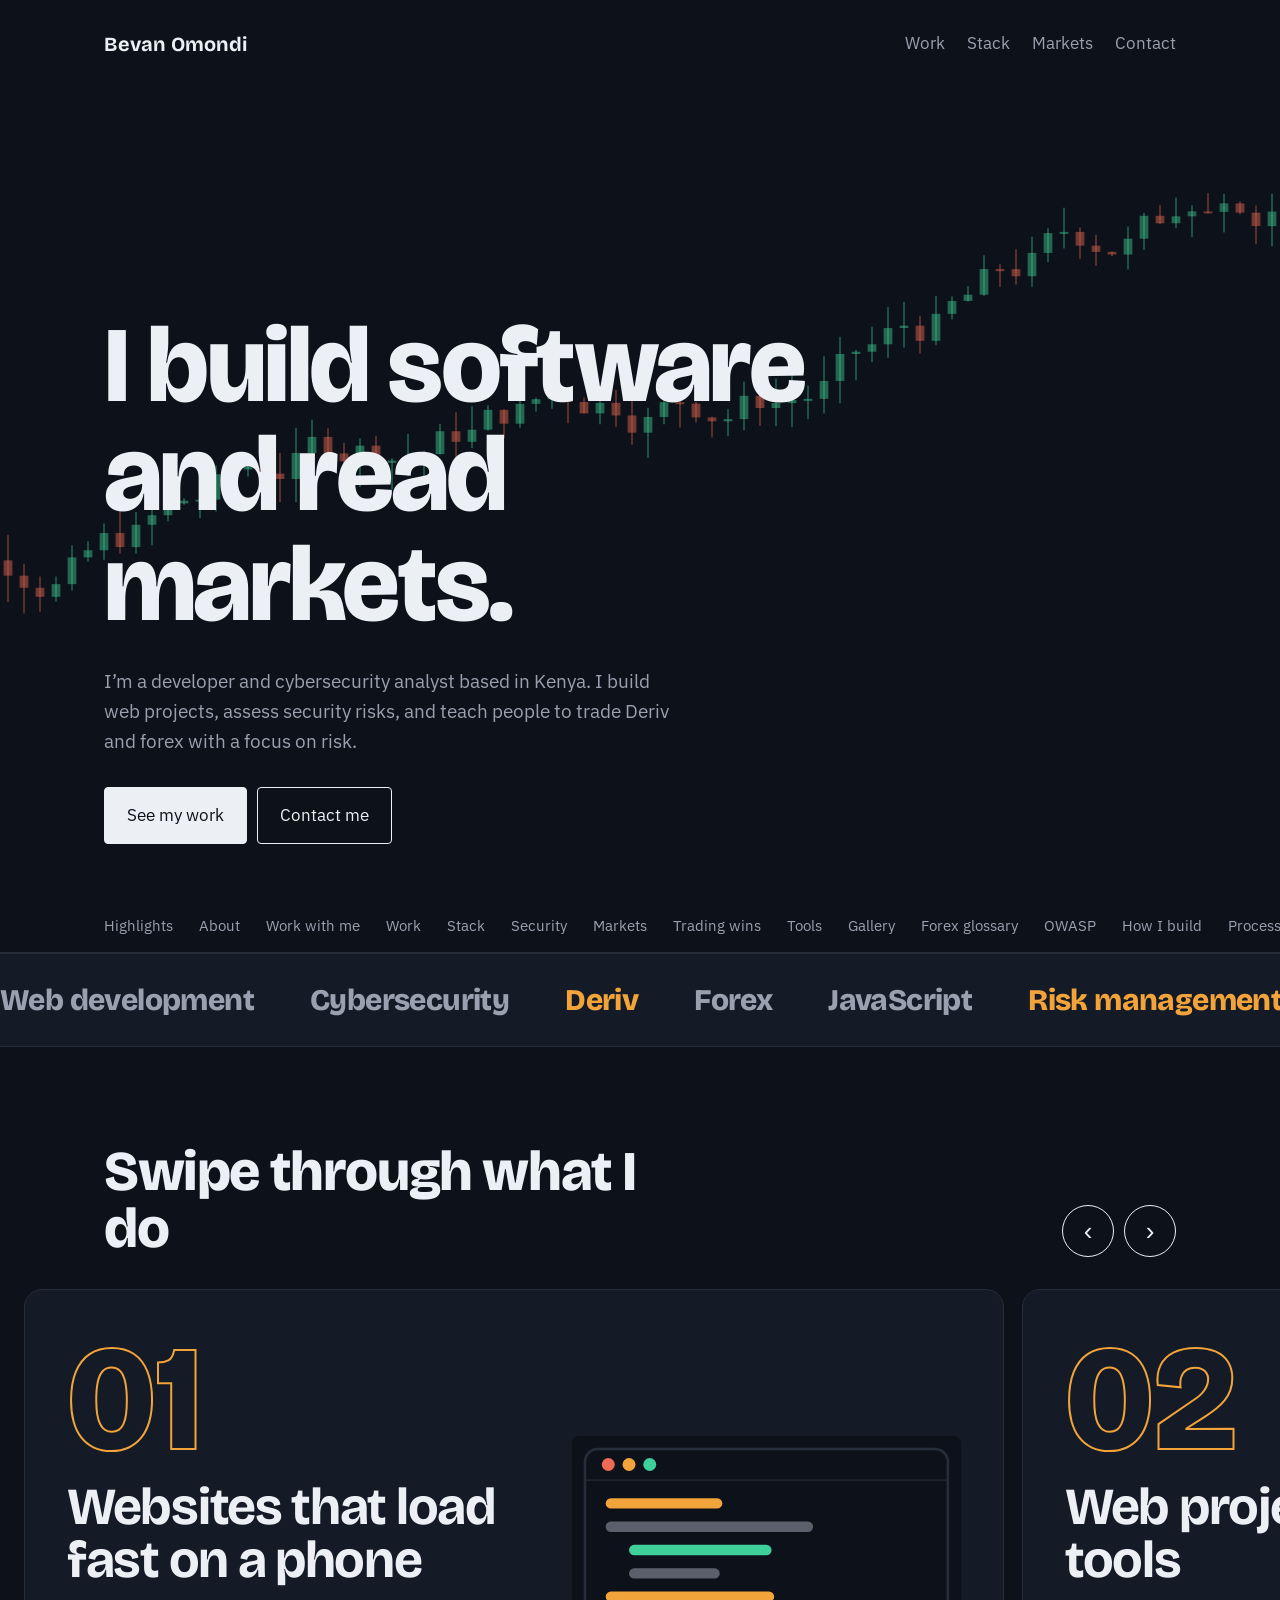
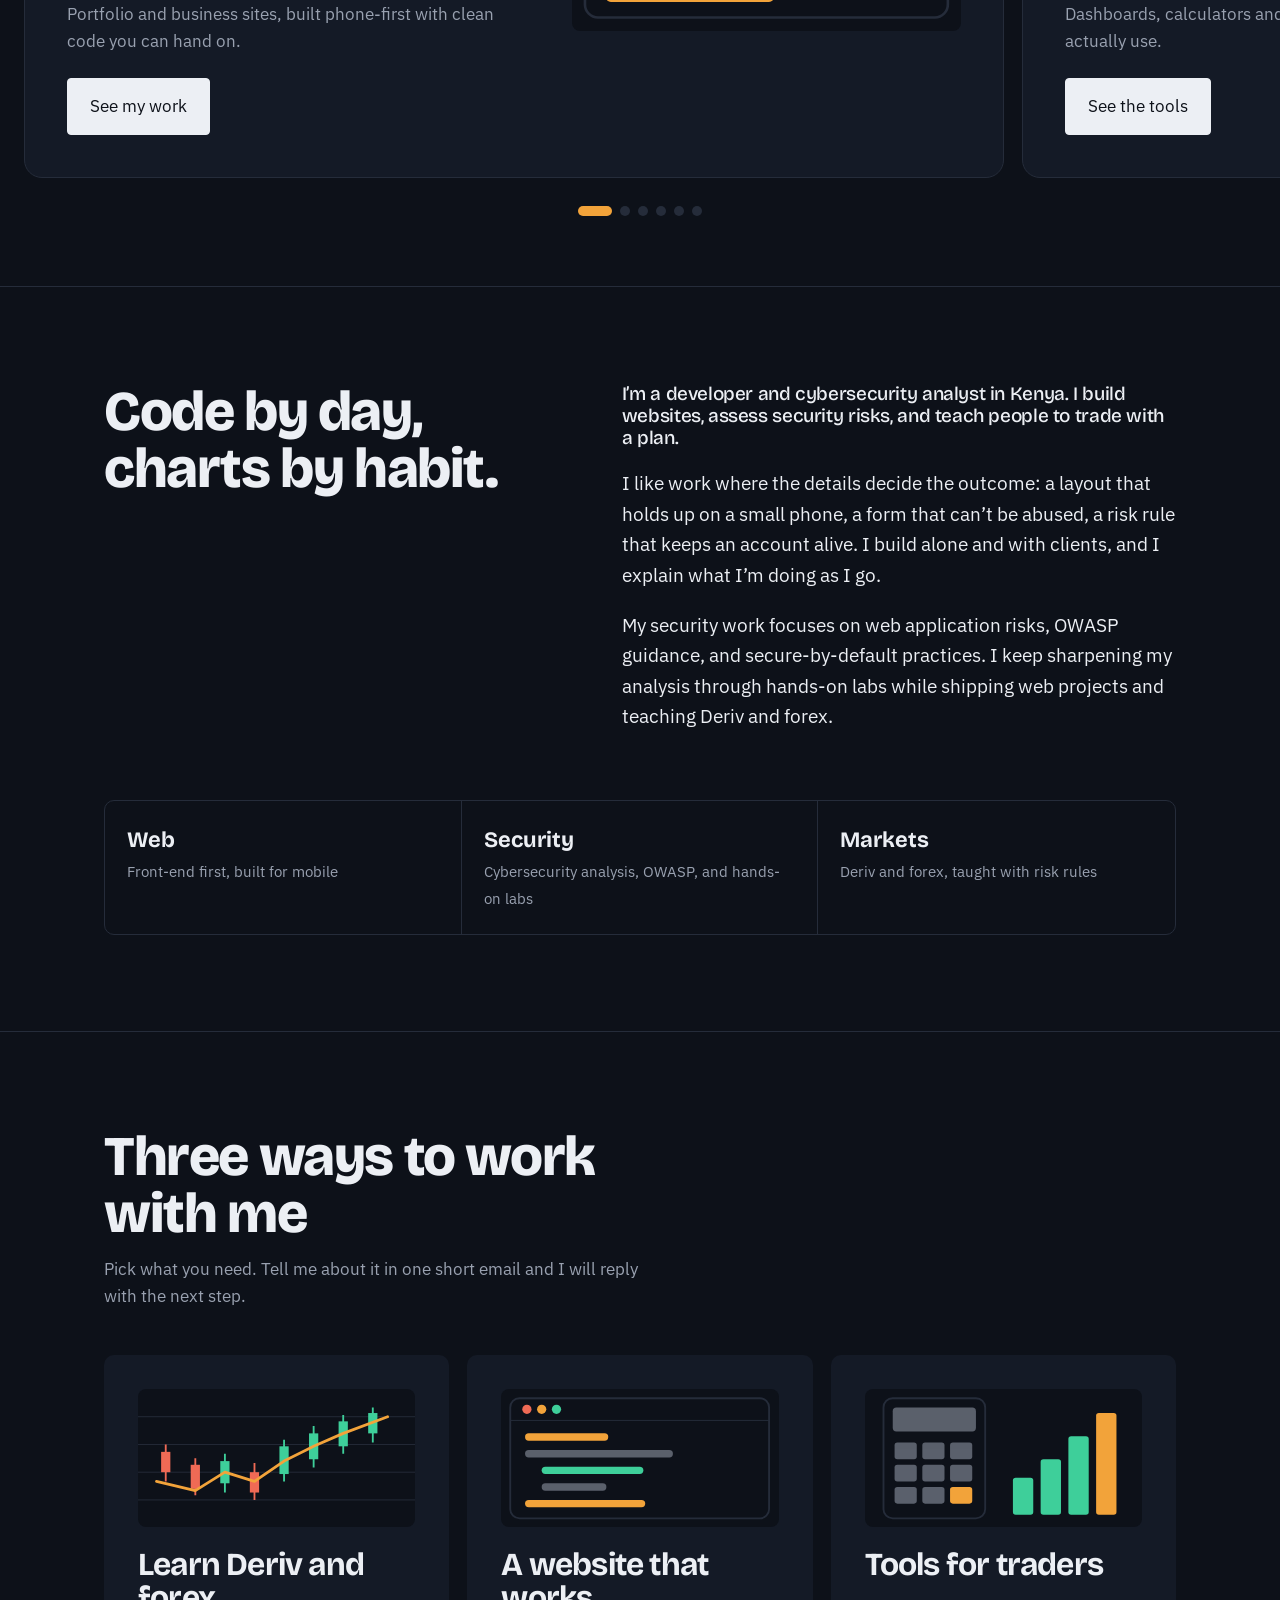
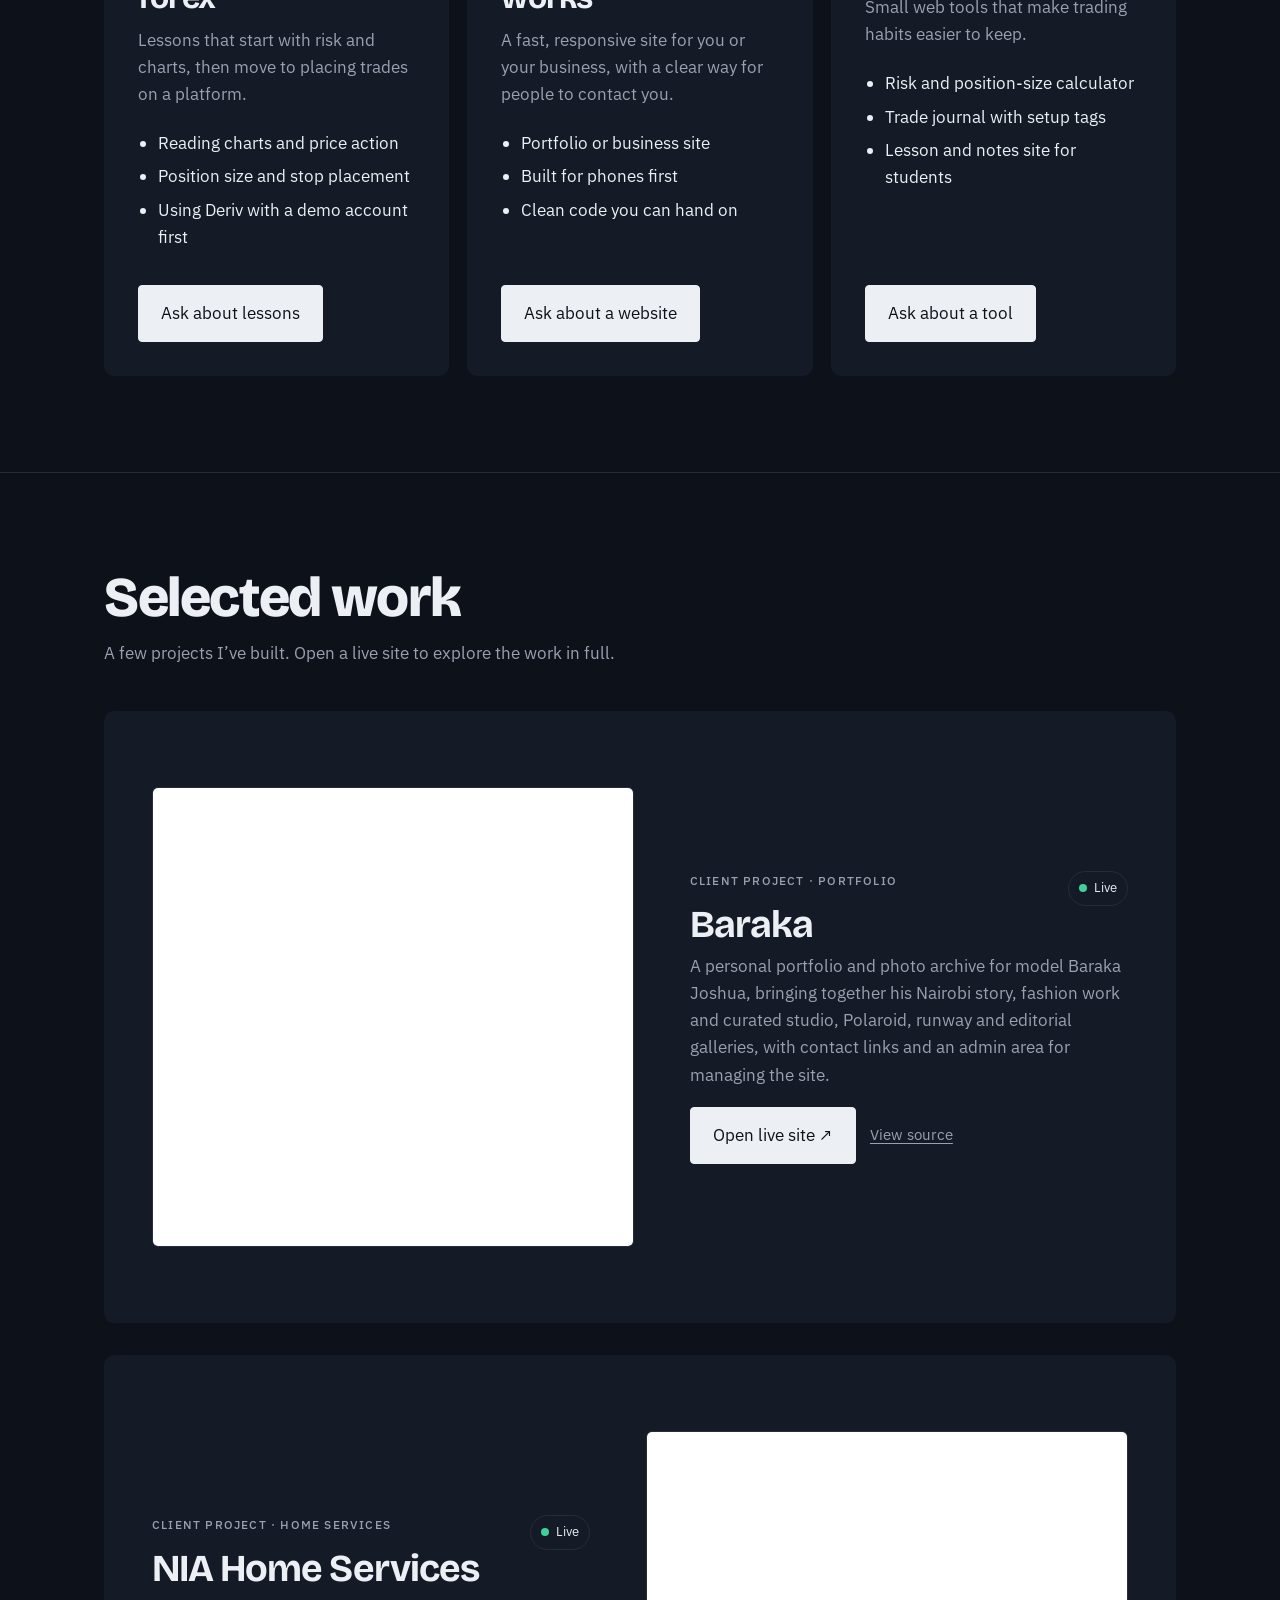
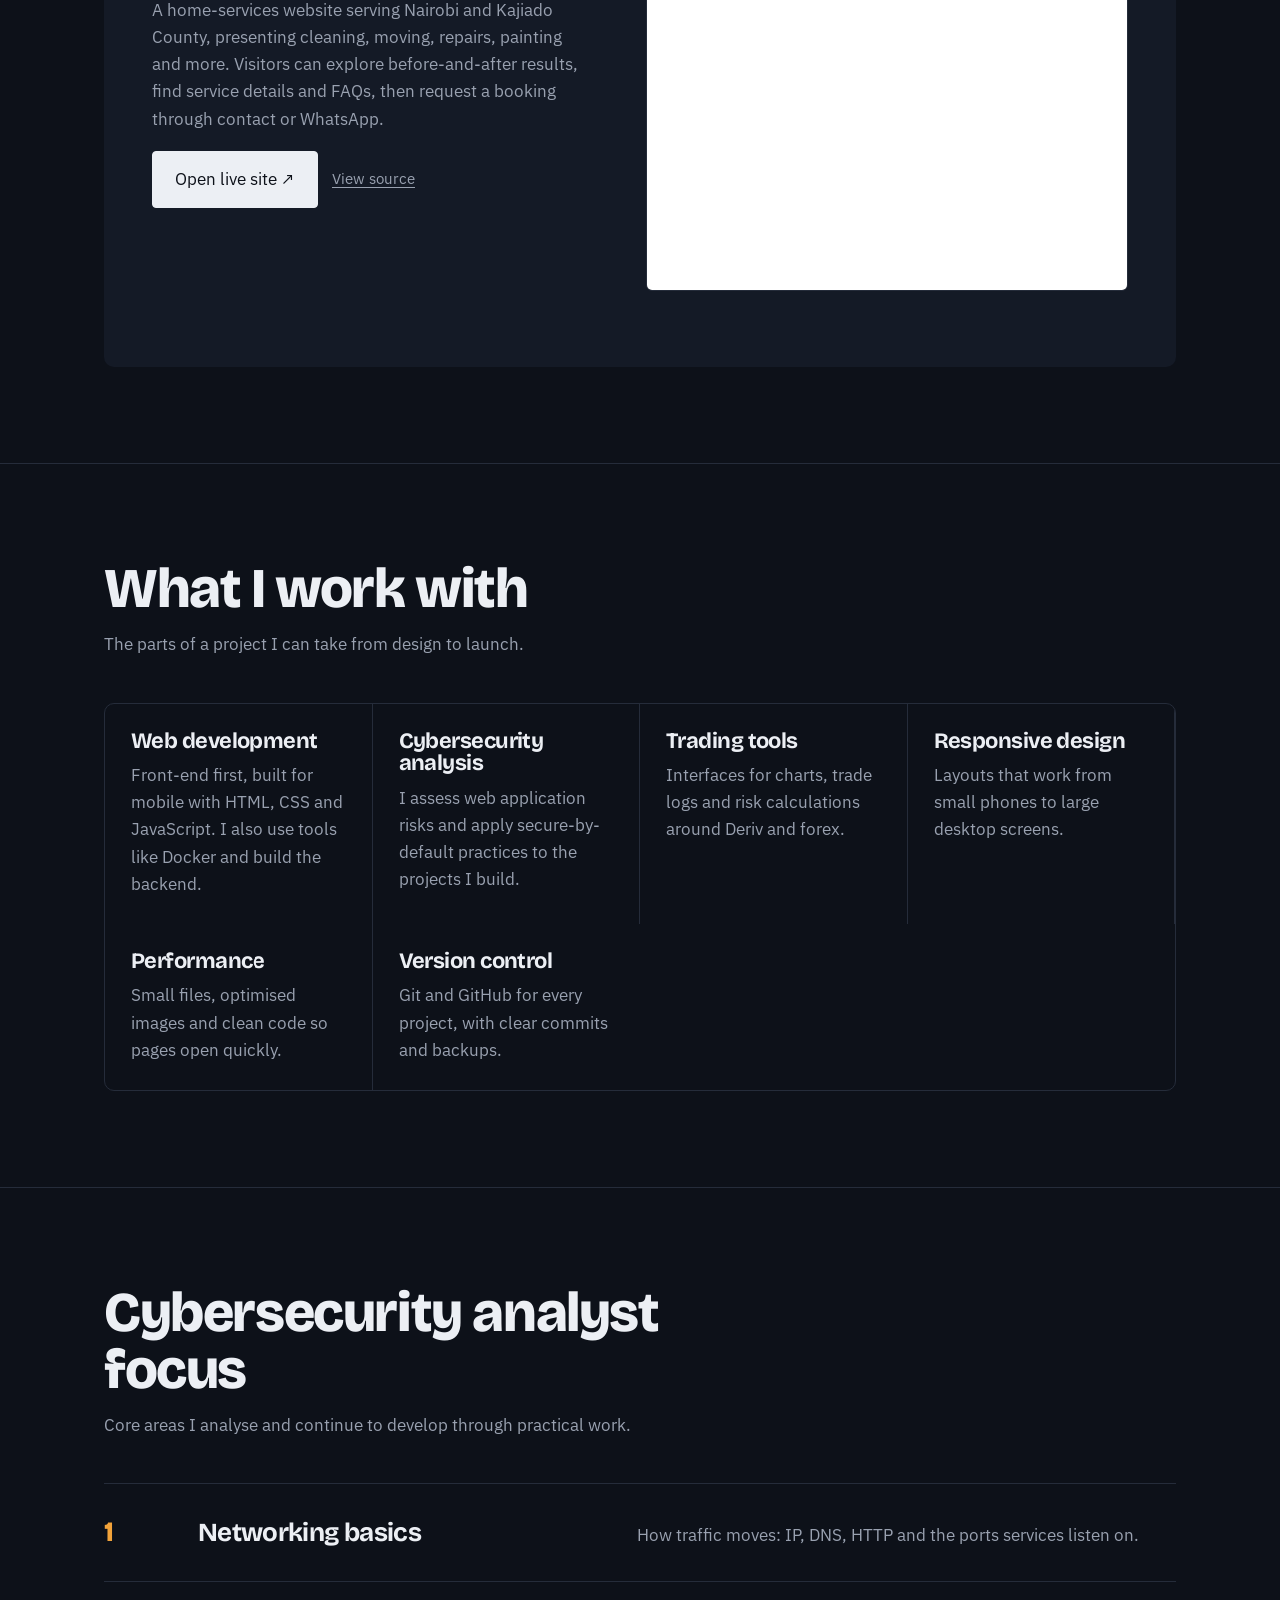
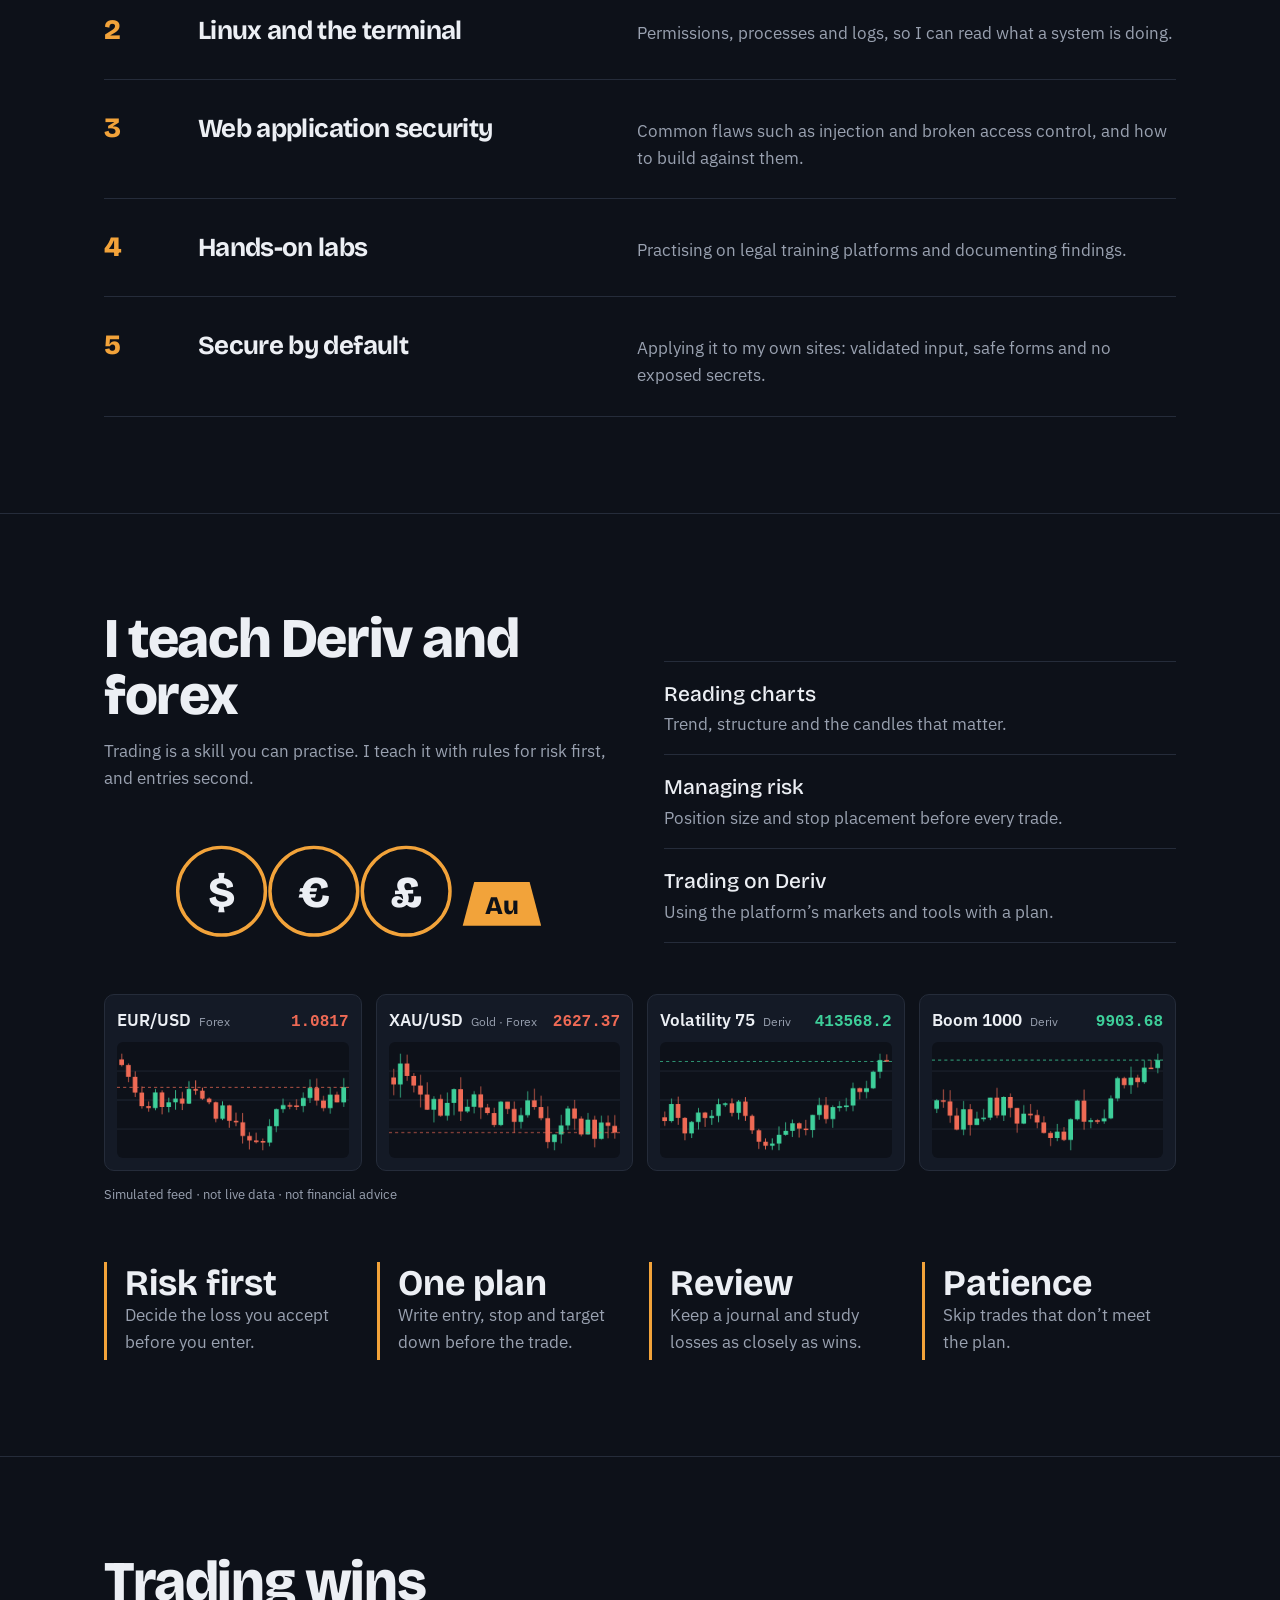
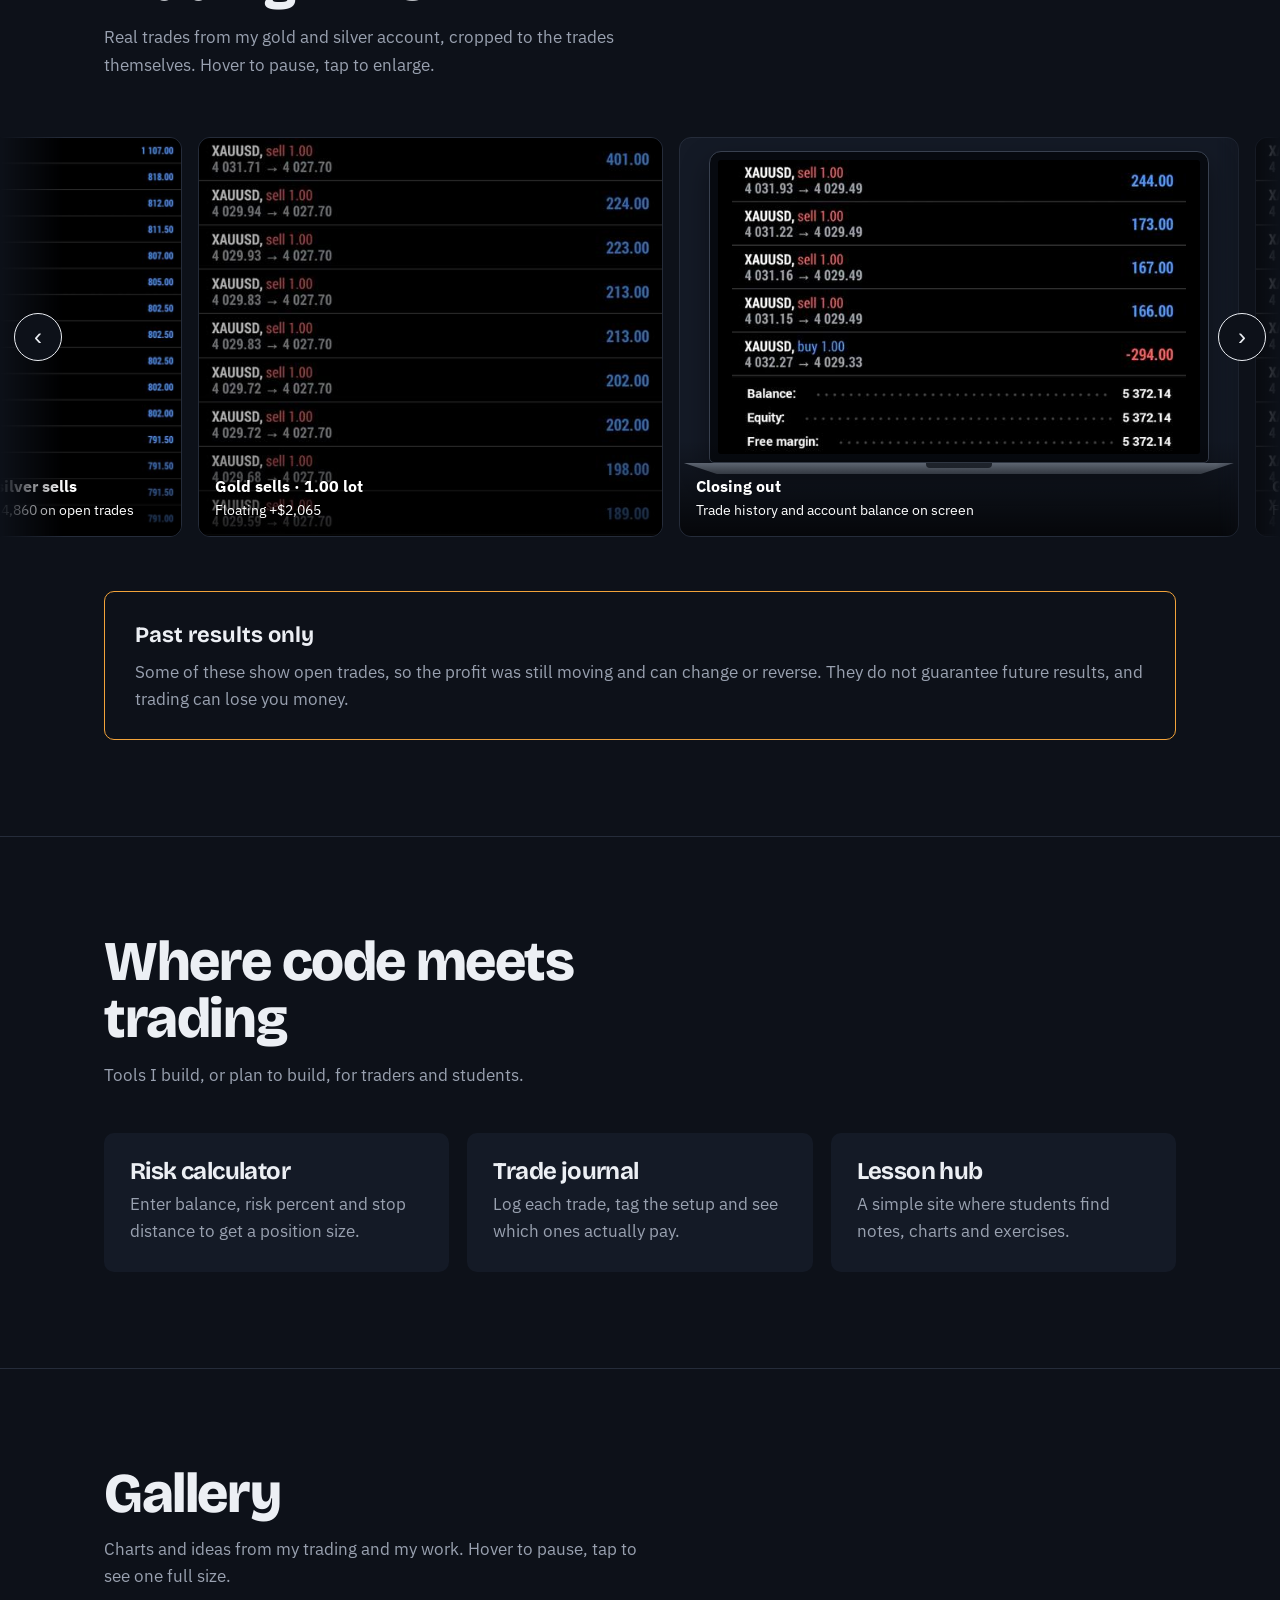
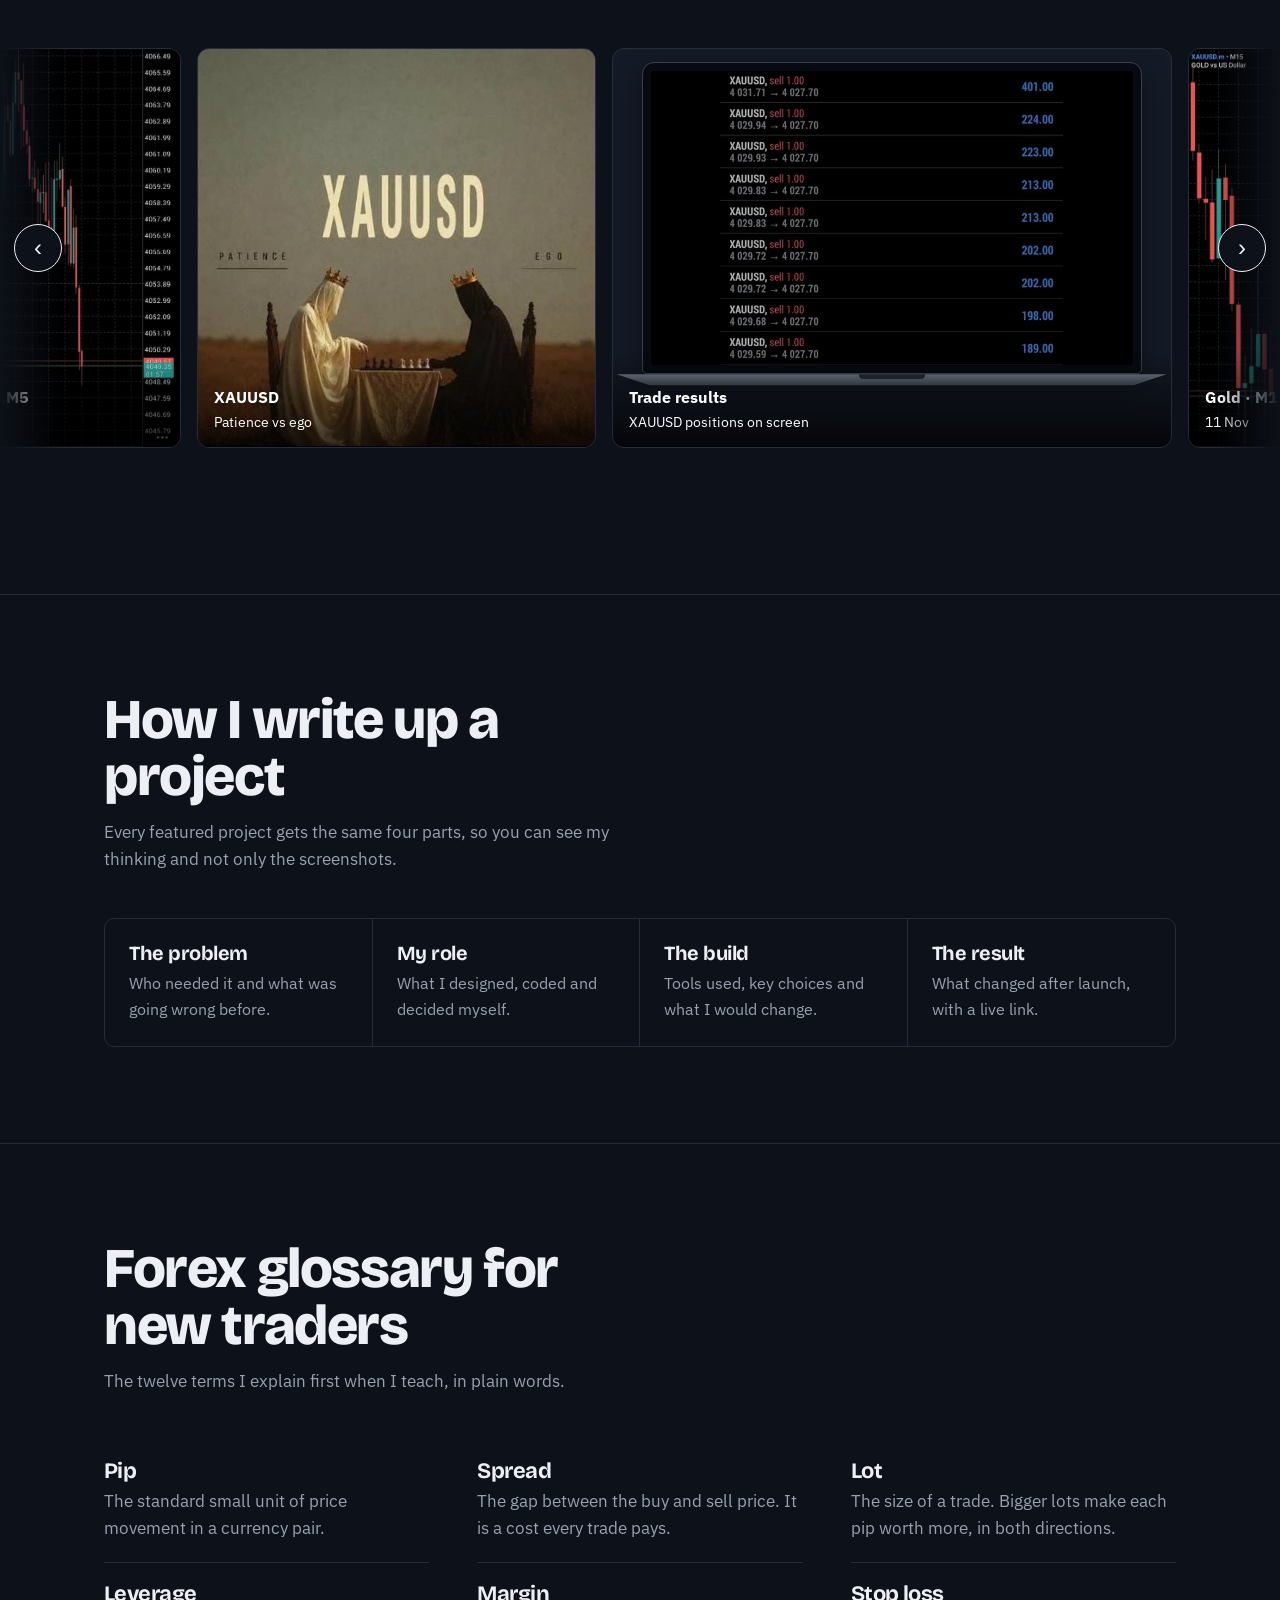
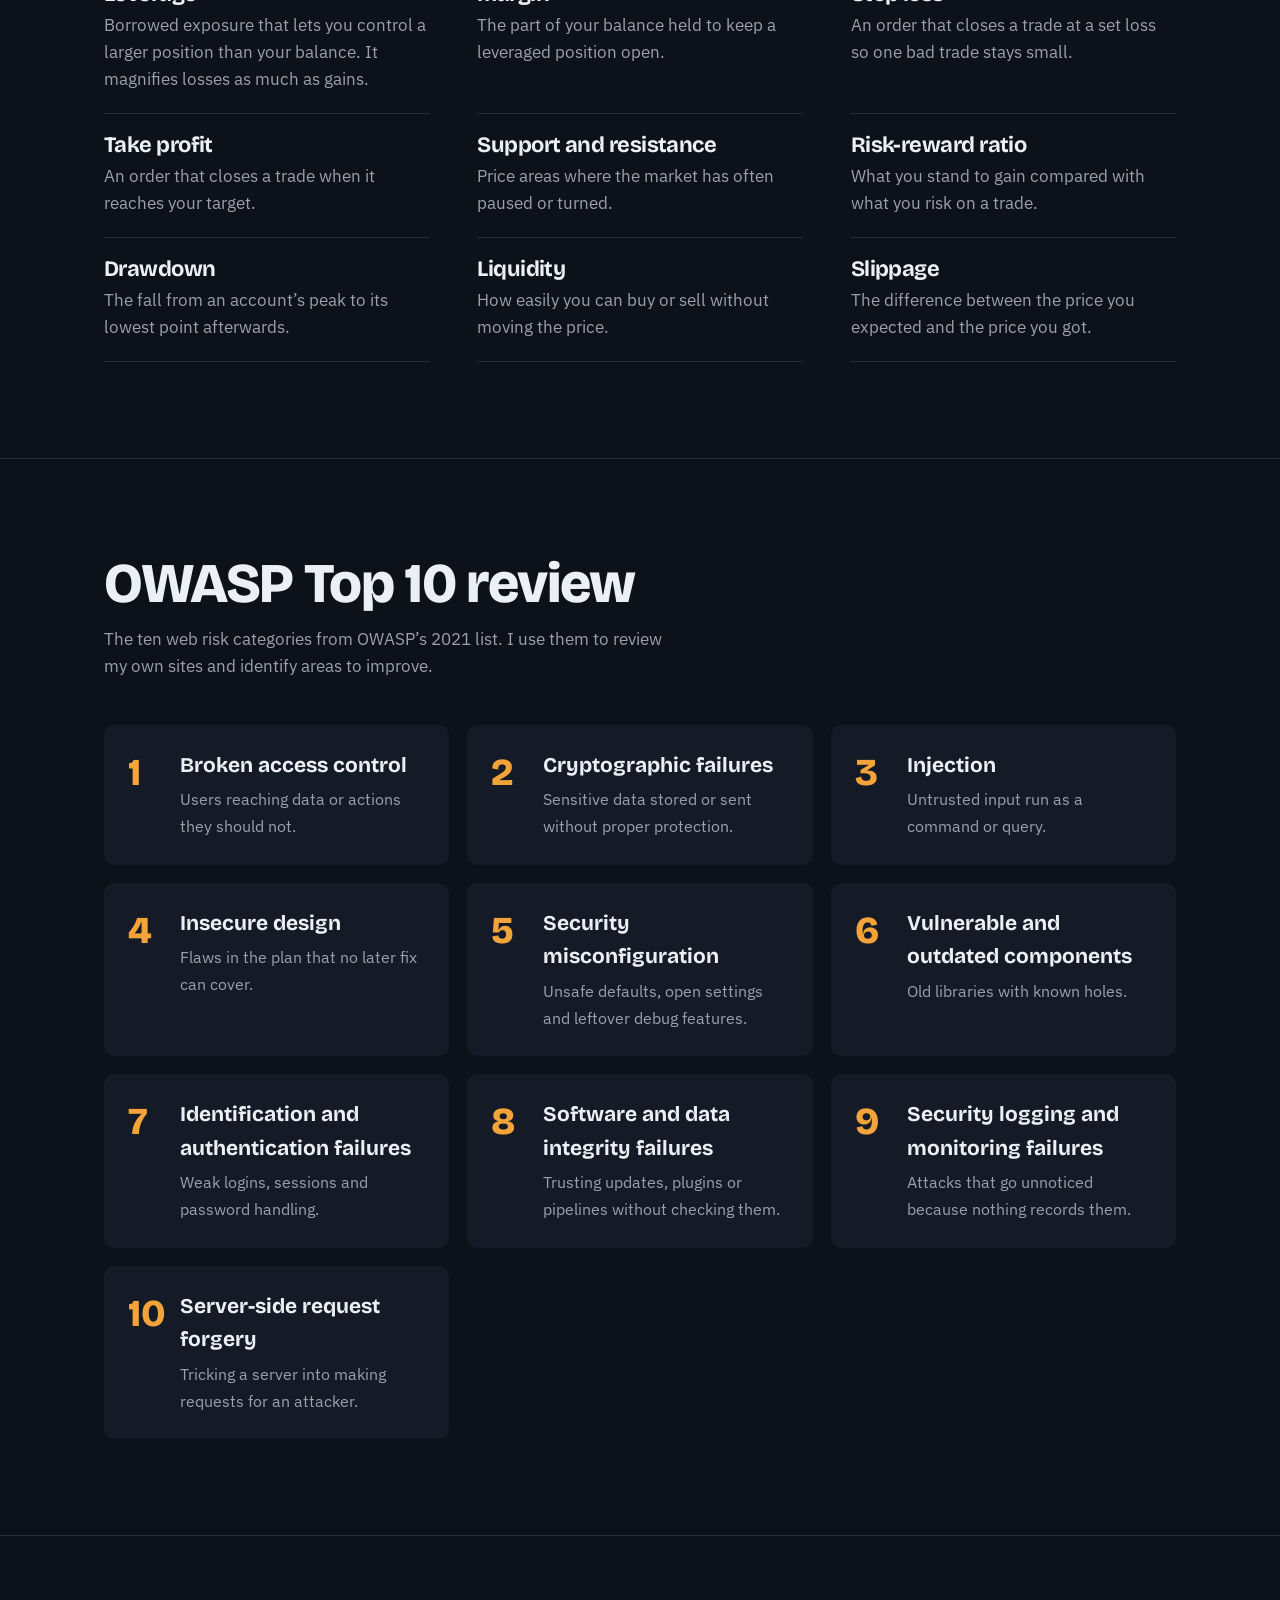
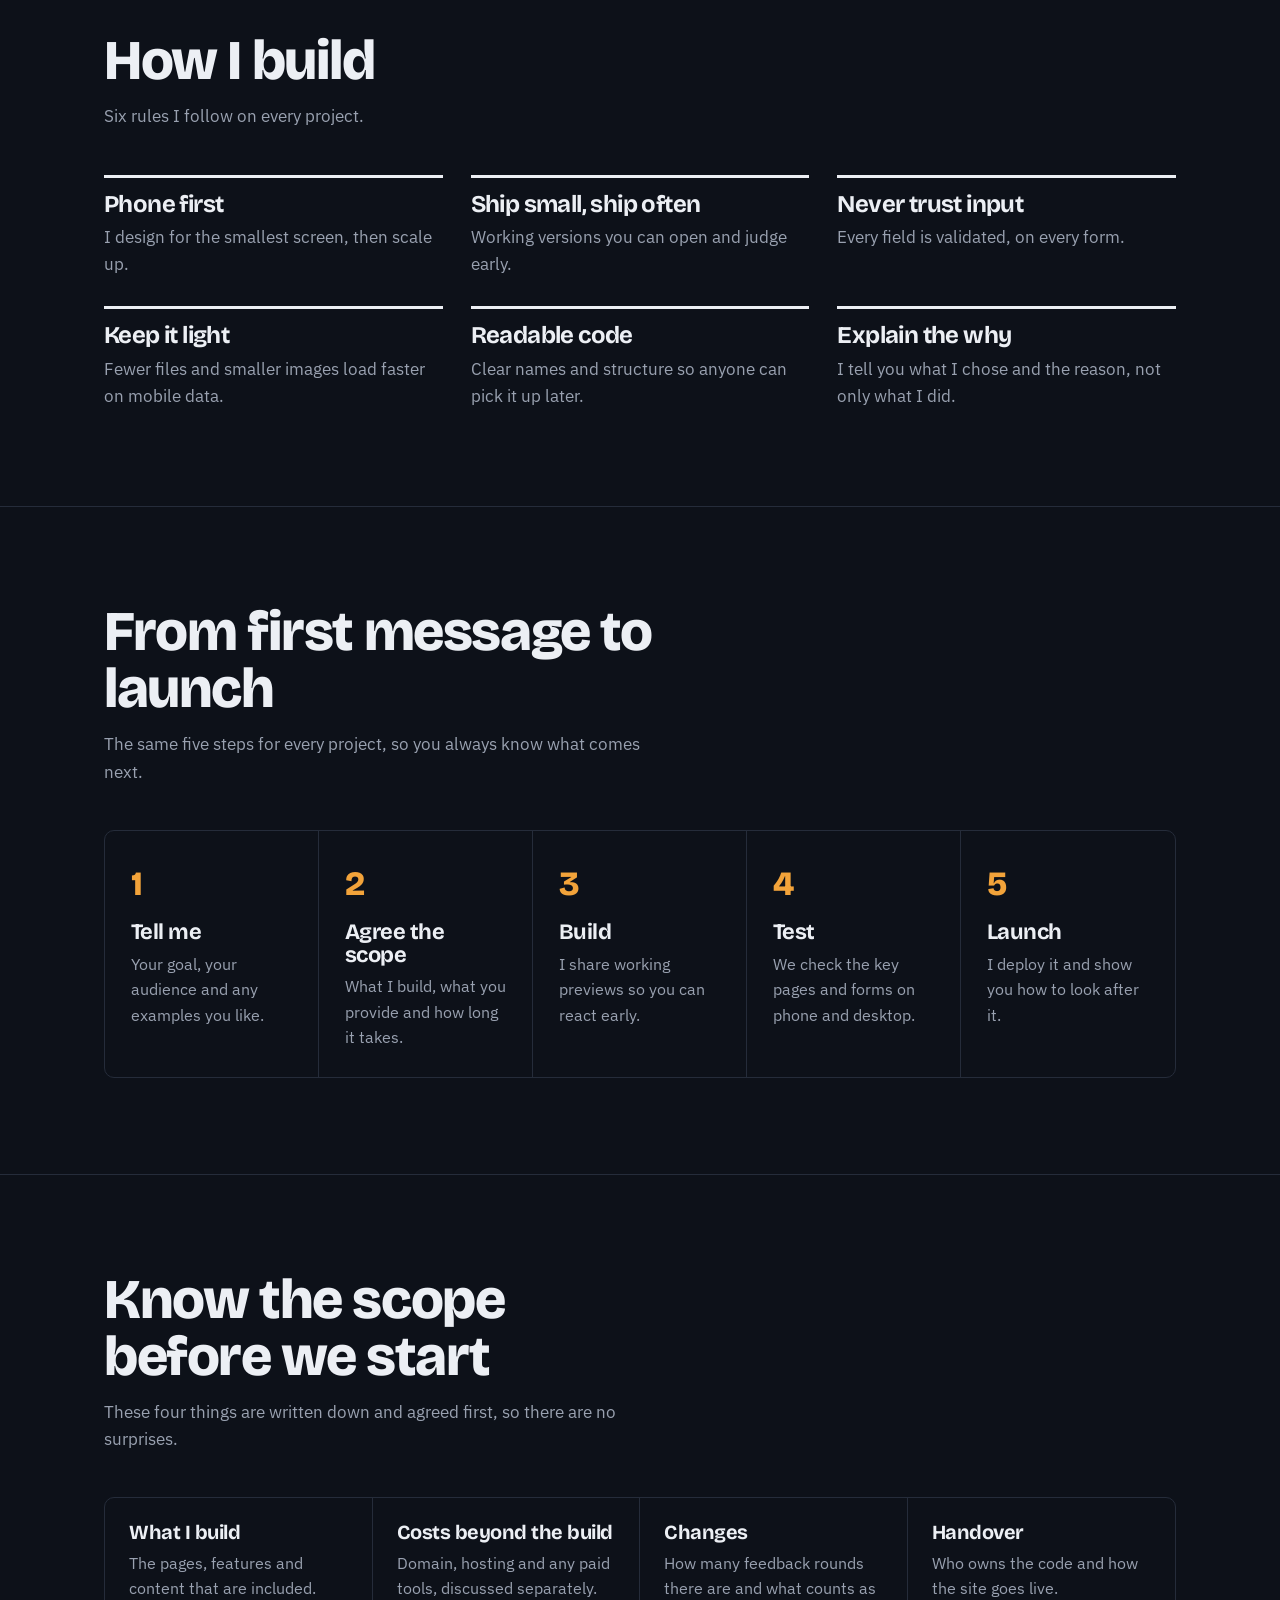
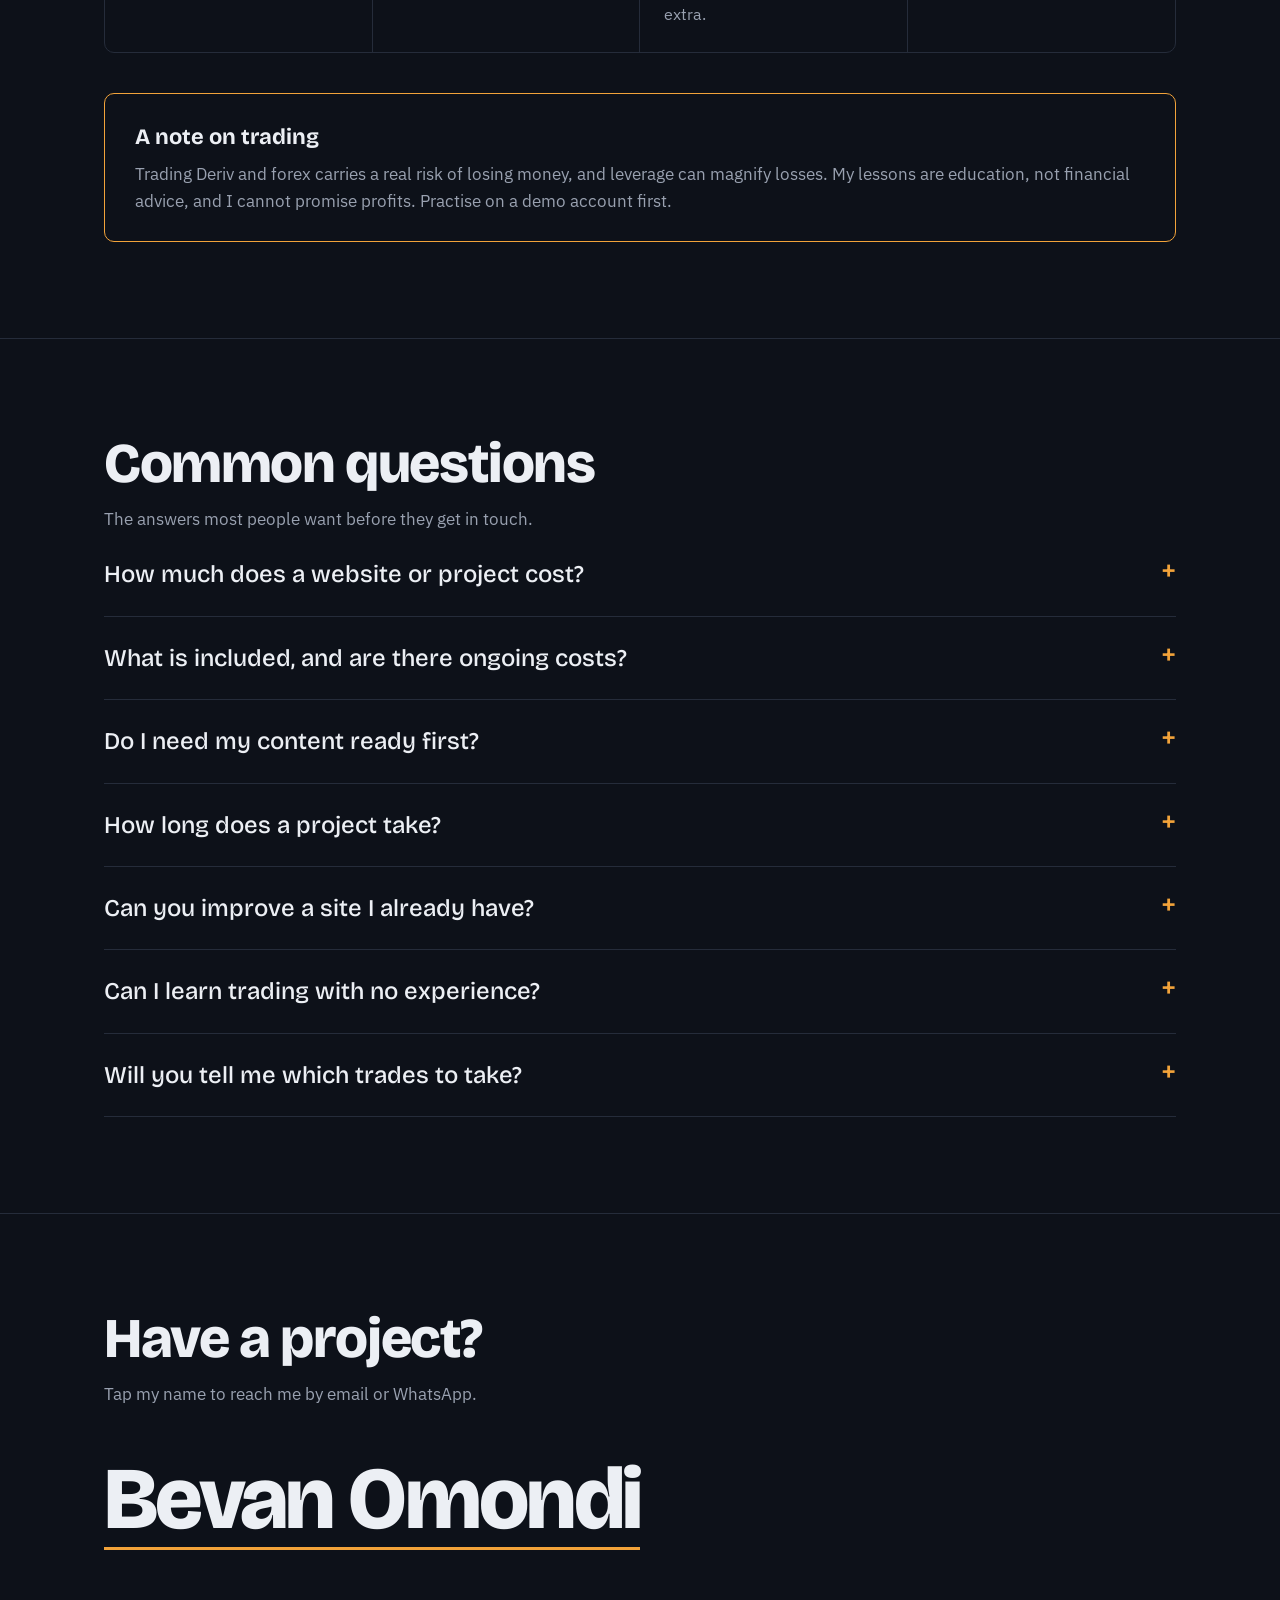
<file: index.html>
<!DOCTYPE html>
<html lang="en">
<head>
<meta charset="utf-8">
<meta name="viewport" content="width=device-width, initial-scale=1, viewport-fit=cover">
<title>Bevan Omondi – Developer &amp; Cybersecurity Analyst</title>
<meta name="description" content="Bevan Omondi is a Kenya-based developer and cybersecurity analyst focused on web security, responsive projects, and risk-aware trading education.">
<meta name="theme-color" content="#0d1119">
<link rel="icon" type="image/svg+xml" href="images/favicon.svg">
<meta property="og:type" content="website">
<meta property="og:site_name" content="Bevan Omondi">
<meta property="og:title" content="Bevan Omondi – Developer &amp; Cybersecurity Analyst">
<meta property="og:description" content="Explore Bevan Omondi's web projects, cybersecurity analysis, and trading education.">
<link rel="canonical" href="https://bevan-portfolio-ten.vercel.app/">

<meta property="og:url" content="https://bevan-portfolio-ten.vercel.app/">

<script type="application/ld+json">
{
  "@context": "https://schema.org",
  "@type": "Person",
  "name": "Bevan Omondi",
  "url": "https://bevan-portfolio-ten.vercel.app/",
  "jobTitle": "Developer and Cybersecurity Analyst",
  "description": "Kenya-based developer and cybersecurity analyst focused on web development, web security, and risk-aware trading education.",
  "knowsAbout": [
    "Web Development",
    "JavaScript",
    "Cybersecurity",
    "Web Application Security",
    "OWASP",
    "Forex Trading",
    "Risk Management"
  ],
  "email": "bevanardin061@gmail.com"
}
</script>

<!-- Website structured data -->
<script type="application/ld+json">
{
  "@context": "https://schema.org",
  "@type": "WebSite",
  "name": "Bevan Omondi",
  "alternateName": "Bevan Omondi Developer Portfolio",
  "url": "https://bevan-portfolio-ten.vercel.app/"
}
</script>
<meta name="twitter:card" content="summary">
<meta name="twitter:title" content="Bevan Omondi – Developer &amp; Cybersecurity Analyst">
<meta name="twitter:description" content="Explore Bevan Omondi's web projects, cybersecurity analysis, and trading education.">
<link rel="preconnect" href="https://fonts.googleapis.com">
<link rel="preconnect" href="https://fonts.gstatic.com" crossorigin>
<link rel="dns-prefetch" href="//baraka-joshua.vercel.app">
<link rel="dns-prefetch" href="//nia-home-services.vercel.app">
<link href="https://fonts.googleapis.com/css2?family=Bricolage+Grotesque:opsz,wght@12..96,500;12..96,800&family=IBM+Plex+Sans:wght@400;500&display=swap" rel="stylesheet">
<link rel="stylesheet" href="css/style.css">
</head>
<body data-whatsapp-number="254119774917">
<div id="pg"></div>
<header class="hero" id="top">
  <canvas id="chart" aria-hidden="true"></canvas>
  <div class="wrap" style="position:absolute;top:0;left:0;right:0">
    <nav><b>Bevan Omondi</b><span><a href="#work">Work</a><a href="#stack">Stack</a><a href="#markets">Markets</a><a href="#contact">Contact</a></span></nav>
  </div>
  <div class="wrap">
    <h1>I build software and read markets.</h1>
    <p class="lede">I’m a developer and cybersecurity analyst based in Kenya. I build web projects, assess security risks, and teach people to trade Deriv and forex with a focus on risk.</p>
    <a class="btn fill" href="#work">See my work</a><button class="btn" data-contact>Contact me</button>
  </div>
</header>
<div class="bar"><div class="wrap"><a href="#slides">Highlights</a><a href="#about">About</a><a href="#offer">Work with me</a><a href="#work">Work</a><a href="#stack">Stack</a><a href="#security">Security</a><a href="#markets">Markets</a><a href="#wins">Trading wins</a><a href="#tools">Tools</a><a href="#gallery">Gallery</a><a href="#glossary">Forex glossary</a><a href="#owasp">OWASP</a><a href="#principles">How I build</a><a href="#process">Process</a><a href="#scope">Scope</a><a href="#faq">FAQ</a><a href="#contact">Contact</a></div></div>
<div class="tick" aria-hidden="true"><div><span>Web development</span><span>Cybersecurity</span><span>Deriv</span><span>Forex</span><span>JavaScript</span><span>Risk management</span><span>Responsive design</span><span>Linux</span><span>Web development</span><span>Cybersecurity</span><span>Deriv</span><span>Forex</span><span>JavaScript</span><span>Risk management</span><span>Responsive design</span><span>Linux</span></div></div>

<section id="slides" style="padding-bottom:70px"><div class="wrap sl-top"><h2>Swipe through what I do</h2><div class="sl-ctl"><button type="button" data-d="-1" aria-label="Previous slide">‹</button><button type="button" data-d="1" aria-label="Next slide">›</button></div></div>
<div class="sl-track" id="st" tabindex="0" aria-label="Highlights slider">
  <article class="sl-s"><div><i>01</i><h3>Websites that load fast on a phone</h3><p>Portfolio and business sites, built phone-first with clean code you can hand on.</p><a class="btn fill" href="#work">See my work</a></div><div class="sl-pic" data-pic=".offer svg" data-i="1"></div></article>
  <article class="sl-s"><div><i>02</i><h3>Web projects and tools</h3><p>Dashboards, calculators and small apps that people actually use.</p><a class="btn fill" href="#tools">See the tools</a></div><div class="sl-pic" data-pic=".offer svg" data-i="2"></div></article>
  <article class="sl-s"><div><i>03</i><h3>Cybersecurity analysis</h3><p>I assess my own builds against the OWASP Top 10 and practise analysis in hands-on labs.</p><a class="btn fill" href="#owasp">See the checklist</a></div><div class="sl-pic"><svg class="ill" viewBox="0 0 300 200" role="img" aria-label="Shield with a keyhole"><path class="oa" d="M150 20L250 55V110C250 150 205 180 150 192C95 180 50 150 50 110V55Z"/><circle class="fa" cx="150" cy="92" r="18"/><rect class="fa" x="143" y="104" width="14" height="40" rx="4"/><path class="ar" d="M20 160L50 150M280 160L250 150M20 40L50 55M280 40L250 55"/></svg></div></article>
  <article class="sl-s"><div><i>04</i><h3>Learn Deriv and forex</h3><p>Risk first, then charts, then trades on a demo account.</p><a class="btn fill" href="#markets">See the lessons</a></div><div class="sl-pic" data-pic="#wins img" data-i="0"></div></article>
  <article class="sl-s"><div><i>05</i><h3>Patience beats ego</h3><p>The rule I repeat to every student before they place a trade.</p><a class="btn fill" href="#wins">See my trades</a></div><div class="sl-pic" data-pic="#gallery img" data-i="0"></div></article>
  <article class="sl-s sl-end"><div><i>06</i><h3>Have a project?</h3><p>Tell me what you need and I will reply with the next step.</p><button class="btn fill" data-contact>Contact me</button></div></article>
</div>
<div class="sl-dots" id="sd"></div></section>

<section id="about"><div class="wrap">
  <div class="about">
    <div><h2>Code by day, charts by habit.</h2></div>
    <div>
      <p class="big">I’m a developer and cybersecurity analyst in Kenya. I build websites, assess security risks, and teach people to trade with a plan.</p>
      <p>I like work where the details decide the outcome: a layout that holds up on a small phone, a form that can’t be abused, a risk rule that keeps an account alive. I build alone and with clients, and I explain what I’m doing as I go.</p>
      <p>My security work focuses on web application risks, OWASP guidance, and secure-by-default practices. I keep sharpening my analysis through hands-on labs while shipping web projects and teaching Deriv and forex.</p>
    </div>
  </div>
  <div class="facts"><div><b>Web</b><span>Front-end first, built for mobile</span></div><div><b>Security</b><span>Cybersecurity analysis, OWASP, and hands-on labs</span></div><div><b>Markets</b><span>Deriv and forex, taught with risk rules</span></div></div>
</div></section>

<section id="offer"><div class="wrap">
  <h2>Three ways to work with me</h2>
  <p class="sub">Pick what you need. Tell me about it in one short email and I will reply with the next step.</p>
  <div class="offer">
    <article><svg class="ill" viewBox="0 0 300 150" role="img" aria-label="Candlestick chart illustration"><path class="gl" d="M0 30H300M0 60H300M0 90H300M0 120H300"/><g class="d"><line x1="30" y1="60" x2="30" y2="100"/><rect x="25" y="68" width="10" height="22"/><line x1="62" y1="75" x2="62" y2="115"/><rect x="57" y="82" width="10" height="26"/><line x1="126" y1="80" x2="126" y2="120"/><rect x="121" y="90" width="10" height="22"/></g><g class="u"><line x1="94" y1="70" x2="94" y2="112"/><rect x="89" y="78" width="10" height="24"/><line x1="158" y1="55" x2="158" y2="100"/><rect x="153" y="62" width="10" height="30"/><line x1="190" y1="40" x2="190" y2="85"/><rect x="185" y="48" width="10" height="28"/><line x1="222" y1="28" x2="222" y2="70"/><rect x="217" y="35" width="10" height="27"/><line x1="254" y1="20" x2="254" y2="58"/><rect x="249" y="26" width="10" height="22"/></g><path class="ar" d="M20 100L62 110L94 90L126 100L158 78L190 62L222 48L270 30"/></svg><h3>Learn Deriv and forex</h3><p>Lessons that start with risk and charts, then move to placing trades on a platform.</p><ul><li>Reading charts and price action</li><li>Position size and stop placement</li><li>Using Deriv with a demo account first</li></ul><a class="btn fill" href="mailto:bevanardin061@gmail.com?subject=Trading%20lessons">Ask about lessons</a></article>
    <article><svg class="ill" viewBox="0 0 300 150" role="img" aria-label="Browser window with code illustration"><rect class="ol" x="10" y="10" width="280" height="130" rx="10"/><path class="gl" d="M10 34H290"/><circle class="fd" cx="28" cy="22" r="5"/><circle class="fa" cx="44" cy="22" r="5"/><circle class="fu" cx="60" cy="22" r="5"/><rect class="fa" x="26" y="48" width="90" height="8" rx="4"/><rect class="fm" x="26" y="66" width="160" height="8" rx="4"/><rect class="fu" x="44" y="84" width="110" height="8" rx="4"/><rect class="fm" x="44" y="102" width="70" height="8" rx="4"/><rect class="fa" x="26" y="120" width="130" height="8" rx="4"/></svg><h3>A website that works</h3><p>A fast, responsive site for you or your business, with a clear way for people to contact you.</p><ul><li>Portfolio or business site</li><li>Built for phones first</li><li>Clean code you can hand on</li></ul><a class="btn fill" href="mailto:bevanardin061@gmail.com?subject=Website%20project">Ask about a website</a></article>
    <article><svg class="ill" viewBox="0 0 300 150" role="img" aria-label="Calculator and bar chart illustration"><rect class="ol" x="20" y="10" width="110" height="130" rx="10"/><rect class="fm" x="30" y="20" width="90" height="26" rx="4"/><g class="fm"><rect x="32" y="58" width="24" height="18" rx="3"/><rect x="62" y="58" width="24" height="18" rx="3"/><rect x="92" y="58" width="24" height="18" rx="3"/><rect x="32" y="82" width="24" height="18" rx="3"/><rect x="62" y="82" width="24" height="18" rx="3"/><rect x="92" y="82" width="24" height="18" rx="3"/><rect x="32" y="106" width="24" height="18" rx="3"/><rect x="62" y="106" width="24" height="18" rx="3"/></g><rect class="fa" x="92" y="106" width="24" height="18" rx="3"/><rect class="fu" x="160" y="96" width="22" height="40" rx="3"/><rect class="fu" x="190" y="76" width="22" height="60" rx="3"/><rect class="fu" x="220" y="51" width="22" height="85" rx="3"/><rect class="fa" x="250" y="26" width="22" height="110" rx="3"/></svg><h3>Tools for traders</h3><p>Small web tools that make trading habits easier to keep.</p><ul><li>Risk and position-size calculator</li><li>Trade journal with setup tags</li><li>Lesson and notes site for students</li></ul><a class="btn fill" href="mailto:bevanardin061@gmail.com?subject=Trading%20tool">Ask about a tool</a></article>
  </div>
</div></section>

<section id="work"><div class="wrap">
  <h2>Selected work</h2>
  <p class="sub">A few projects I’ve built. Open a live site to explore the work in full.</p>
  <div class="work">
    <article class="proj">
      <div class="shot live-preview baraka-preview">
        <iframe src="https://baraka-joshua.vercel.app/?embed=1" title="Baraka live project preview with sound disabled" aria-hidden="true" tabindex="-1" loading="lazy" scrolling="no" allow="autoplay 'none'; fullscreen 'none'" referrerpolicy="strict-origin-when-cross-origin"></iframe>
        <a class="preview-enter" href="https://baraka-joshua.vercel.app/" aria-label="Open Baraka’s live portfolio"><span>Open live project <b aria-hidden="true">↗</b></span></a>
      </div>
      <div class="proj-info">
        <div class="proj-head"><div><p class="proj-type">CLIENT PROJECT · PORTFOLIO</p><h3><a href="https://baraka-joshua.vercel.app/" rel="noopener noreferrer">Baraka</a></h3></div><span class="live-tag"><i></i>Live</span></div>
        <p class="proj-description">A personal portfolio and photo archive for model Baraka Joshua, bringing together his Nairobi story, fashion work and curated studio, Polaroid, runway and editorial galleries, with contact links and an admin area for managing the site.</p>
        <div class="proj-actions"><a class="btn fill" href="https://baraka-joshua.vercel.app/" rel="noopener noreferrer">Open live site <span aria-hidden="true">↗</span></a><a class="source-link" href="https://github.com/bevanardin061-source/baraka-portfolio" target="_blank" rel="noopener noreferrer">View source</a></div>
      </div>
    </article>
    <article class="proj">
      <div class="shot live-preview">
        <iframe src="https://nia-home-services.vercel.app/" title="NIA Home Services live project preview" aria-hidden="true" tabindex="-1" loading="lazy" scrolling="no" allow="autoplay 'none'; fullscreen 'none'" referrerpolicy="strict-origin-when-cross-origin"></iframe>
        <a class="preview-enter" href="https://nia-home-services.vercel.app/" aria-label="Open NIA Home Services live site"><span>Open live project <b aria-hidden="true">↗</b></span></a>
      </div>
      <div class="proj-info">
        <div class="proj-head"><div><p class="proj-type">CLIENT PROJECT · HOME SERVICES</p><h3><a href="https://nia-home-services.vercel.app/" rel="noopener noreferrer">NIA Home Services</a></h3></div><span class="live-tag"><i></i>Live</span></div>
        <p class="proj-description">A home-services website serving Nairobi and Kajiado County, presenting cleaning, moving, repairs, painting and more. Visitors can explore before-and-after results, find service details and FAQs, then request a booking through contact or WhatsApp.</p>
        <div class="proj-actions"><a class="btn fill" href="https://nia-home-services.vercel.app/" rel="noopener noreferrer">Open live site <span aria-hidden="true">↗</span></a><a class="source-link" href="https://github.com/bevanardin061-source/NIA-Home-Services" target="_blank" rel="noopener noreferrer">View source</a></div>
      </div>
    </article>
  </div>
</div></section>

<section id="stack"><div class="wrap">
  <h2>What I work with</h2>
  <p class="sub">The parts of a project I can take from design to launch.</p>
  <div class="stack">
    <div><h3>Web development</h3><p>Front-end first, built for mobile with HTML, CSS and JavaScript. I also use tools like Docker and build the backend.</p></div>
    <div><h3>Cybersecurity analysis</h3><p>I assess web application risks and apply secure-by-default practices to the projects I build.</p></div>
    <div><h3>Trading tools</h3><p>Interfaces for charts, trade logs and risk calculations around Deriv and forex.</p></div>
    <div><h3>Responsive design</h3><p>Layouts that work from small phones to large desktop screens.</p></div>
    <div><h3>Performance</h3><p>Small files, optimised images and clean code so pages open quickly.</p></div>
    <div><h3>Version control</h3><p>Git and GitHub for every project, with clear commits and backups.</p></div>
  </div>
</div></section>

<section id="security"><div class="wrap">
  <h2>Cybersecurity analyst focus</h2>
  <p class="sub">Core areas I analyse and continue to develop through practical work.</p>
  <div class="path">
    <div><i>1</i><h3>Networking basics</h3><p>How traffic moves: IP, DNS, HTTP and the ports services listen on.</p></div>
    <div><i>2</i><h3>Linux and the terminal</h3><p>Permissions, processes and logs, so I can read what a system is doing.</p></div>
    <div><i>3</i><h3>Web application security</h3><p>Common flaws such as injection and broken access control, and how to build against them.</p></div>
    <div><i>4</i><h3>Hands-on labs</h3><p>Practising on legal training platforms and documenting findings.</p></div>
    <div><i>5</i><h3>Secure by default</h3><p>Applying it to my own sites: validated input, safe forms and no exposed secrets.</p></div>
  </div>
</div></section>

<section id="markets"><div class="wrap market">
  <div>
    <h2>I teach Deriv and forex</h2>
    <p class="sub" style="margin-bottom:0">Trading is a skill you can practise. I teach it with rules for risk first, and entries second.</p>
    <svg class="ill cn" viewBox="0 0 330 130" role="img" aria-label="Currency coins and a gold bar"><circle class="oa" cx="45" cy="60" r="38"/><circle class="oa" cx="125" cy="60" r="38"/><circle class="oa" cx="205" cy="60" r="38"/><text x="45" y="74" font-size="38">$</text><text x="125" y="74" font-size="38">€</text><text x="205" y="74" font-size="38">£</text><polygon class="fa" points="254,90 322,90 312,52 264,52"/><text x="288" y="80" font-size="22" style="fill:var(--bg)">Au</text></svg>
  </div>
  <ul>
    <li><strong>Reading charts</strong><span>Trend, structure and the candles that matter.</span></li>
    <li><strong>Managing risk</strong><span>Position size and stop placement before every trade.</span></li>
    <li><strong>Trading on Deriv</strong><span>Using the platform’s markets and tools with a plan.</span></li>
  </ul>
</div>
<div class="wrap"><div class="term" id="term"><div class="tp"><div class="th"><b>EUR/USD</b><small>Forex</small><span class="px">–</span></div><canvas width="300" height="150" aria-label="Animated EUR/USD candlestick demo"></canvas></div><div class="tp"><div class="th"><b>XAU/USD</b><small>Gold · Forex</small><span class="px">–</span></div><canvas width="300" height="150" aria-label="Animated XAU/USD candlestick demo"></canvas></div><div class="tp"><div class="th"><b>Volatility 75</b><small>Deriv</small><span class="px">–</span></div><canvas width="300" height="150" aria-label="Animated Volatility 75 candlestick demo"></canvas></div><div class="tp"><div class="th"><b>Boom 1000</b><small>Deriv</small><span class="px">–</span></div><canvas width="300" height="150" aria-label="Animated Boom 1000 candlestick demo"></canvas></div><div class="tf">Simulated feed · not live data · not financial advice</div></div></div>
<div class="wrap rules">
  <div><b>Risk first</b><span>Decide the loss you accept before you enter.</span></div>
  <div><b>One plan</b><span>Write entry, stop and target down before the trade.</span></div>
  <div><b>Review</b><span>Keep a journal and study losses as closely as wins.</span></div>
  <div><b>Patience</b><span>Skip trades that don’t meet the plan.</span></div>
</div></section>

<section id="wins"><div class="wrap">
  <h2>Trading wins</h2>
  <p class="sub">Real trades from my gold and silver account, cropped to the trades themselves. Hover to pause, tap to enlarge.</p>
</div>
<div class="run"><div class="tr">
<figure class="media rc"><img src="images/trade-01.jpg" alt="Gold and silver sell positions in profit"><figcaption><b>Gold and silver sells</b>Floating +$24,860 on open trades</figcaption></figure>
<figure class="media rc"><img src="images/trade-02.jpg" alt="Gold sell positions of 1.00 lot in profit"><figcaption><b>Gold sells · 1.00 lot</b>Floating +$2,065</figcaption></figure>
<figure class="media rc laptop-figure"><div class="laptop-stage"><div class="laptop-screen"><img src="images/trade-03.jpg" alt="XAUUSD trade history and account balance of $5,372.14"></div><div class="laptop-base"></div></div><figcaption><b>Closing out</b>Trade history and account balance on screen</figcaption></figure>
<figure class="media rc"><img src="images/trade-04.jpg" alt="Gold sell positions of 1.00 lot in profit"><figcaption><b>Gold sells · 1.00 lot</b>Floating +$1,939</figcaption></figure>
<figure class="media rc"><img src="images/trade-05.jpg" alt="Gold buy positions of 0.01 lot"><figcaption><b>Gold buys · 0.01 lot</b>Small size, floating +$7.95</figcaption></figure>
</div></div>
<div class="wrap"><div class="risk"><b>Past results only</b><p>Some of these show open trades, so the profit was still moving and can change or reverse. They do not guarantee future results, and trading can lose you money.</p></div></div>
</section>

<section id="tools"><div class="wrap">
  <h2>Where code meets trading</h2>
  <p class="sub">Tools I build, or plan to build, for traders and students.</p>
  <div class="tools" style="margin-top:0">
    <div><h3>Risk calculator</h3><p>Enter balance, risk percent and stop distance to get a position size.</p></div>
    <div><h3>Trade journal</h3><p>Log each trade, tag the setup and see which ones actually pay.</p></div>
    <div><h3>Lesson hub</h3><p>A simple site where students find notes, charts and exercises.</p></div>
  </div>
</div></section>

<section id="gallery"><div class="wrap">
  <h2>Gallery</h2>
  <p class="sub">Charts and ideas from my trading and my work. Hover to pause, tap to see one full size.</p>
</div>
<div class="run rev"><div class="tr">
<figure class="media rc"><img src="images/trade-06.jpg" alt="XAUUSD Patience versus Ego chess artwork"><figcaption><b>XAUUSD</b>Patience vs ego</figcaption></figure>
<figure class="media rc laptop-figure"><div class="laptop-stage"><div class="laptop-screen"><img src="images/trade-02.jpg" alt="XAUUSD sell results displayed on a laptop screen"></div><div class="laptop-base"></div></div><figcaption><b>Trade results</b>XAUUSD positions on screen</figcaption></figure>
<figure class="media rc"><img src="images/trade-07.jpg" alt="Gold 15 minute chart"><figcaption><b>Gold · M15</b>11 Nov</figcaption></figure>
<figure class="media rc"><img src="images/trade-08.jpg" alt="Gold 5 minute chart"><figcaption><b>Gold · M5</b>11 Nov</figcaption></figure>
<figure class="media rc"><img src="images/trade-09.jpg" alt="Gold 5 minute chart"><figcaption><b>Gold · M5</b>11 Nov</figcaption></figure>
</div></div>
</section>

<section id="casestudy"><div class="wrap">
  <h2>How I write up a project</h2>
  <p class="sub">Every featured project gets the same four parts, so you can see my thinking and not only the screenshots.</p>
  <div class="case">
    <div><h3>The problem</h3><p>Who needed it and what was going wrong before.</p></div>
    <div><h3>My role</h3><p>What I designed, coded and decided myself.</p></div>
    <div><h3>The build</h3><p>Tools used, key choices and what I would change.</p></div>
    <div><h3>The result</h3><p>What changed after launch, with a live link.</p></div>
  </div>
</div></section>

<section id="glossary"><div class="wrap">
  <h2>Forex glossary for new traders</h2>
  <p class="sub">The twelve terms I explain first when I teach, in plain words.</p>
  <div class="gl">
    <div><h3>Pip</h3><p>The standard small unit of price movement in a currency pair.</p></div>
    <div><h3>Spread</h3><p>The gap between the buy and sell price. It is a cost every trade pays.</p></div>
    <div><h3>Lot</h3><p>The size of a trade. Bigger lots make each pip worth more, in both directions.</p></div>
    <div><h3>Leverage</h3><p>Borrowed exposure that lets you control a larger position than your balance. It magnifies losses as much as gains.</p></div>
    <div><h3>Margin</h3><p>The part of your balance held to keep a leveraged position open.</p></div>
    <div><h3>Stop loss</h3><p>An order that closes a trade at a set loss so one bad trade stays small.</p></div>
    <div><h3>Take profit</h3><p>An order that closes a trade when it reaches your target.</p></div>
    <div><h3>Support and resistance</h3><p>Price areas where the market has often paused or turned.</p></div>
    <div><h3>Risk-reward ratio</h3><p>What you stand to gain compared with what you risk on a trade.</p></div>
    <div><h3>Drawdown</h3><p>The fall from an account’s peak to its lowest point afterwards.</p></div>
    <div><h3>Liquidity</h3><p>How easily you can buy or sell without moving the price.</p></div>
    <div><h3>Slippage</h3><p>The difference between the price you expected and the price you got.</p></div>
  </div>
</div></section>

<section id="owasp"><div class="wrap">
  <h2>OWASP Top 10 review</h2>
  <p class="sub">The ten web risk categories from OWASP’s 2021 list. I use them to review my own sites and identify areas to improve.</p>
  <ol class="owasp">
    <li><b>Broken access control</b><span>Users reaching data or actions they should not.</span></li>
    <li><b>Cryptographic failures</b><span>Sensitive data stored or sent without proper protection.</span></li>
    <li><b>Injection</b><span>Untrusted input run as a command or query.</span></li>
    <li><b>Insecure design</b><span>Flaws in the plan that no later fix can cover.</span></li>
    <li><b>Security misconfiguration</b><span>Unsafe defaults, open settings and leftover debug features.</span></li>
    <li><b>Vulnerable and outdated components</b><span>Old libraries with known holes.</span></li>
    <li><b>Identification and authentication failures</b><span>Weak logins, sessions and password handling.</span></li>
    <li><b>Software and data integrity failures</b><span>Trusting updates, plugins or pipelines without checking them.</span></li>
    <li><b>Security logging and monitoring failures</b><span>Attacks that go unnoticed because nothing records them.</span></li>
    <li><b>Server-side request forgery</b><span>Tricking a server into making requests for an attacker.</span></li>
  </ol>
</div></section>

<section id="principles"><div class="wrap">
  <h2>How I build</h2>
  <p class="sub">Six rules I follow on every project.</p>
  <div class="pr">
    <div><h3>Phone first</h3><p>I design for the smallest screen, then scale up.</p></div>
    <div><h3>Ship small, ship often</h3><p>Working versions you can open and judge early.</p></div>
    <div><h3>Never trust input</h3><p>Every field is validated, on every form.</p></div>
    <div><h3>Keep it light</h3><p>Fewer files and smaller images load faster on mobile data.</p></div>
    <div><h3>Readable code</h3><p>Clear names and structure so anyone can pick it up later.</p></div>
    <div><h3>Explain the why</h3><p>I tell you what I chose and the reason, not only what I did.</p></div>
  </div>
</div></section>

<section id="process"><div class="wrap">
  <h2>From first message to launch</h2>
  <p class="sub">The same five steps for every project, so you always know what comes next.</p>
  <div class="steps">
    <div><i>1</i><h3>Tell me</h3><p>Your goal, your audience and any examples you like.</p></div>
    <div><i>2</i><h3>Agree the scope</h3><p>What I build, what you provide and how long it takes.</p></div>
    <div><i>3</i><h3>Build</h3><p>I share working previews so you can react early.</p></div>
    <div><i>4</i><h3>Test</h3><p>We check the key pages and forms on phone and desktop.</p></div>
    <div><i>5</i><h3>Launch</h3><p>I deploy it and show you how to look after it.</p></div>
  </div>
</div></section>

<section id="scope"><div class="wrap">
  <h2>Know the scope before we start</h2>
  <p class="sub">These four things are written down and agreed first, so there are no surprises.</p>
  <div class="case">
    <div><h3>What I build</h3><p>The pages, features and content that are included.</p></div>
    <div><h3>Costs beyond the build</h3><p>Domain, hosting and any paid tools, discussed separately.</p></div>
    <div><h3>Changes</h3><p>How many feedback rounds there are and what counts as extra.</p></div>
    <div><h3>Handover</h3><p>Who owns the code and how the site goes live.</p></div>
  </div>
  <div class="risk"><b>A note on trading</b><p>Trading Deriv and forex carries a real risk of losing money, and leverage can magnify losses. My lessons are education, not financial advice, and I cannot promise profits. Practise on a demo account first.</p></div>
</div></section>

<section id="faq"><div class="wrap faq">
  <h2>Common questions</h2>
  <p class="sub">The answers most people want before they get in touch.</p>
  <details><summary>How much does a website or project cost?</summary><p>It depends on the pages and features. Tell me what you need and I will send a written quote before any work starts.</p></details>
  <details><summary>What is included, and are there ongoing costs?</summary><p>The quote lists everything included. Domain names, hosting and paid tools are separate costs, and I will name them up front.</p></details>
  <details><summary>Do I need my content ready first?</summary><p>No. A short description of your goal is enough to start. Text and images can follow as we go.</p></details>
  <details><summary>How long does a project take?</summary><p>A simple site takes less time than a site with many pages or tools. I give a timeline when we agree the scope.</p></details>
  <details><summary>Can you improve a site I already have?</summary><p>Yes. Send me the link and tell me what bothers you. I will say what I would change first.</p></details>
  <details><summary>Can I learn trading with no experience?</summary><p>Yes. We start with the basics and risk rules, and you practise on a demo account before using real money.</p></details>
  <details><summary>Will you tell me which trades to take?</summary><p>No. I teach you how to read charts and manage risk so you can make your own decisions. Nothing I teach is a guarantee of profit.</p></details>
</div></section>

<section class="contact" id="contact"><div class="wrap">
  <h2>Have a project?</h2>
  <p class="sub">Tap my name to reach me by email or WhatsApp.</p>
  <button class="mail" data-contact>Bevan Omondi</button>
</div></section>

<footer class="site-footer">
  <div class="wrap">
    <div class="footer-main">
      <div class="footer-connect">
        <p class="footer-kicker">LET’S CONNECT</p>
        <h2>Have a project or idea?</h2>
        <p class="footer-copy">Open to web projects, freelance work, and interesting collaborations.</p>
        <p class="footer-location"><span aria-hidden="true">⌖</span> Based in Kenya</p>
        <div class="footer-actions">
          <a class="btn fill" href="mailto:bevanardin061@gmail.com?subject=Hello%20Bevan">Get in touch <span aria-hidden="true">↗</span></a>
          <a class="btn" data-whatsapp href="#" target="_blank" rel="noopener" aria-label="Chat with Bevan on WhatsApp">WhatsApp <span aria-hidden="true">↗</span></a>
        </div>
      </div>
      <div class="footer-details">
        <div>
          <h3>Quick links</h3>
          <div class="footer-links">
            <a href="#about">About</a>
            <a href="#work">Selected work</a>
            <a href="#offer">Work with me</a>
            <a href="#contact">Contact</a>
          </div>
        </div>
        <div>
          <h3>Find me</h3>
          <div class="footer-links">
            <a href="https://github.com/bevanardin061-source" target="_blank" rel="noopener noreferrer">GitHub <span aria-hidden="true">↗</span></a>
            <a href="mailto:bevanardin061@gmail.com">bevanardin061@gmail.com</a>
          </div>
        </div>
      </div>
    </div>
    <div class="footer-bottom">
      <span>© 2026 Bevan Omondi</span>
      <span>Crafted with care · HTML · CSS · JavaScript</span>
    </div>
  </div>
</footer>

<dialog id="cd" aria-labelledby="cdt">
  <h3 id="cdt">Bevan Omondi</h3>
  <p>Choose how you want to reach me.</p>
  <a class="opt" id="cm" href="mailto:bevanardin061@gmail.com?subject=Hello%20Bevan">Email <small>Open your mail app</small></a>
  <a class="opt" id="cw" data-whatsapp href="#" target="_blank" rel="noopener">WhatsApp <small id="cws">Chat with me</small></a>
  <button class="x" id="cx">Close</button>
</dialog>
<script src="js/hero-chart.js"></script>
<dialog id="lb"></dialog>
<script src="js/site.js"></script>
</body>
</html>
</file>
<file: css/style.css>
:root{--bg:#0d1119;--ink:#eceff4;--mute:#99a1b0;--line:#252c3a;--panel:#141a26;--up:#3ecf9a;--down:#ef6a55;--amber:#f2a33a;
box-sizing:border-box;padding-top:env(safe-area-inset-top,0px);padding-bottom:env(safe-area-inset-bottom,0px);color-scheme:dark}
@media (prefers-color-scheme:dark){:root:not([data-theme="light"]){--bg:#0d1119;--ink:#eceff4;--mute:#99a1b0;--line:#252c3a;--panel:#141a26;--up:#3ecf9a;--down:#ef6a55;--amber:#f2a33a;color-scheme:dark}}
:root[data-theme="dark"]{--bg:#0d1119;--ink:#eceff4;--mute:#99a1b0;--line:#252c3a;--panel:#141a26;--up:#3ecf9a;--down:#ef6a55;--amber:#f2a33a;color-scheme:dark}
html{scroll-padding-top:env(safe-area-inset-top,0px);scroll-behavior:smooth}
*{box-sizing:border-box}
body{margin:0;background:var(--bg);color:var(--ink);font:400 17px/1.6 "IBM Plex Sans",system-ui,sans-serif}
h1,h2,h3{font-family:"Bricolage Grotesque","Helvetica Neue",Arial,sans-serif;margin:0;line-height:1.02;letter-spacing:-.025em}
a{color:inherit}
:focus-visible{outline:2px solid var(--amber);outline-offset:3px}
.wrap{max-width:1120px;margin:0 auto;padding:0 24px}
nav{display:flex;justify-content:space-between;align-items:center;gap:20px;padding:22px 0}
nav b{font-family:"Bricolage Grotesque",sans-serif;font-size:20px}
nav span{display:flex;flex-wrap:wrap;align-items:center;gap:4px 22px}
nav a{text-decoration:none;color:var(--mute);padding:8px 0}
nav a:hover{color:var(--ink)}
.hero{position:relative;min-height:100vh;min-height:100svh;display:flex;flex-direction:column;justify-content:flex-end;padding-bottom:56px;overflow:hidden}
#chart{position:absolute;inset:0;width:100%;height:100%;opacity:.9}
.hero .wrap{position:relative;width:100%}
h1{font-size:clamp(44px,8.4vw,116px);font-weight:800;max-width:11ch}
.lede{max-width:52ch;color:var(--mute);margin:26px 0 30px;font-size:19px}
.btn{display:inline-block;padding:14px 22px;border:1.5px solid var(--ink);text-decoration:none;font-weight:500;border-radius:4px}
.btn.fill{background:var(--ink);color:var(--bg)}
.btn+.btn{margin-left:10px}
section{padding:96px 0;border-top:1px solid var(--line)}
h2{font-size:clamp(32px,5vw,56px);font-weight:800;max-width:16ch;margin-bottom:14px}
.sub{color:var(--mute);max-width:56ch;margin:0 0 44px}
.work{display:grid;grid-template-columns:minmax(0,1fr);gap:32px}
.proj{display:grid;grid-template-columns:1.1fr 1fr;gap:clamp(28px,5vw,56px);background:var(--panel);border-radius:10px;padding:clamp(28px,5vw,48px);align-items:center;min-height:68vh;min-height:68svh}
.proj:nth-child(even){grid-template-columns:1fr 1.1fr}
.proj:nth-child(even) .shot{order:2}
.shot{min-height:220px;border-radius:6px;background:var(--bg);border:1px solid var(--line);display:flex;align-items:center;justify-content:center;color:var(--mute);font-size:14px;text-align:center;padding:20px}
.shot img{display:block;width:100%;height:100%;object-fit:cover}
.proj h3{font-size:30px;margin-bottom:10px}
.proj p{color:var(--mute);margin:0 0 16px}
.proj-info{min-width:0}
.proj-head{display:flex;justify-content:space-between;align-items:flex-start;gap:16px;margin-bottom:8px}
.proj-head h3{font-size:clamp(28px,3vw,38px);margin:0}
.proj-head h3 a{text-decoration:none}
.proj-head h3 a:hover{text-decoration:underline;text-underline-offset:4px}
.proj-type{margin:0 0 8px;color:var(--mute);font-size:12px;font-weight:500;letter-spacing:.1em}
.live-tag{display:inline-flex;align-items:center;gap:7px;flex:none;padding:6px 10px;border:1px solid var(--line);border-radius:99px;color:var(--ink);font-size:13px}
.live-tag i{width:8px;height:8px;border-radius:50%;background:var(--up);box-shadow:0 0 0 3px var(--panel)}
.proj-description{min-height:3.2em;color:var(--mute);margin:0 0 16px}
.shot.live-preview{position:relative;display:block;width:100%;min-width:0;height:clamp(320px,36vw,460px);overflow:hidden;padding:0;background:var(--panel)}
.live-preview iframe{display:block;width:100%;height:100%;border:0;background:#fff;pointer-events:none}
.preview-enter{position:absolute;inset:0;z-index:1;display:grid;place-items:center;background:transparent;color:transparent;text-decoration:none;transition:opacity .2s,background .2s}
.preview-enter span{padding:12px 18px;border:1px solid rgba(255,255,255,.55);border-radius:99px;background:rgba(13,17,25,.9);color:#fff;font-weight:500;opacity:0;transform:translateY(8px);transition:opacity .2s,transform .2s}
.live-preview:hover .preview-enter,.preview-enter:focus-visible{background:rgba(13,17,25,.22);color:#fff}
.live-preview:hover .preview-enter span,.preview-enter:focus-visible span{opacity:1;transform:none}
.proj-actions{display:flex;align-items:center;flex-wrap:wrap;gap:14px;margin-top:18px}
.proj-actions .btn{margin:0}
.source-link{color:var(--mute);font-size:15px;text-underline-offset:3px}
.source-link:hover{color:var(--ink)}
.tags{display:flex;flex-wrap:wrap;gap:8px;padding:0;margin:0;list-style:none}
.tags li{font-size:14px;padding:4px 10px;border:1px solid var(--line);border-radius:99px}
.stack{display:grid;grid-template-columns:repeat(auto-fit,minmax(min(100%,240px),1fr));gap:0;border:1px solid var(--line);border-radius:10px;overflow:hidden}
.stack div{padding:26px;border-right:1px solid var(--line)}
.stack div:last-child{border-right:0}
.stack h3{font-size:22px;margin-bottom:10px}
.stack p{margin:0;color:var(--mute)}
.market{display:grid;grid-template-columns:1fr 1fr;gap:48px;align-items:center}
.market ul{margin:0;padding:0;list-style:none}
.market li{padding:16px 0;border-bottom:1px solid var(--line)}
.market li:first-child{border-top:1px solid var(--line)}
.market strong{display:block;font-family:"Bricolage Grotesque",sans-serif;font-size:21px;font-weight:500}
.market span{color:var(--mute)}
.contact{text-align:left}
.contact a.mail{font-family:"Bricolage Grotesque",sans-serif;font-weight:800;font-size:clamp(26px,5.2vw,64px);letter-spacing:-.03em;text-decoration:none;border-bottom:3px solid var(--amber);word-break:break-all}
footer{padding:28px 0 40px;color:var(--mute);font-size:14px}
.site-footer{padding:64px 0 24px;border-top:1px solid var(--line)}
.footer-main{display:grid;grid-template-columns:1.2fr .8fr;gap:clamp(36px,8vw,100px);padding-bottom:44px}
.footer-kicker{margin:0 0 14px;color:var(--amber);font-size:12px;font-weight:500;letter-spacing:.14em}
.footer-connect h2{margin-bottom:14px}
.footer-copy{max-width:48ch;margin:0 0 18px;color:var(--mute)}
.footer-location{display:flex;align-items:center;gap:10px;margin:0 0 24px;color:var(--mute)}
.footer-location span{color:var(--amber);font-size:20px;line-height:1}
.footer-actions{display:flex;flex-wrap:wrap;gap:12px}
.footer-actions .btn{margin:0}
.footer-details{display:grid;grid-template-columns:1fr 1fr;gap:24px}
.footer-details h3{margin:0 0 14px;font-size:18px}
.footer-links{display:grid;justify-items:start;gap:10px}
.footer-links a{color:var(--mute);text-decoration:none;text-underline-offset:4px;overflow-wrap:anywhere}
.footer-links a:hover{color:var(--ink);text-decoration:underline}
.footer-bottom{display:flex;justify-content:space-between;gap:16px;padding-top:18px;border-top:1px solid var(--line);font-size:13px}
@media (max-width:760px){.site-footer{padding-top:48px}.footer-main{grid-template-columns:1fr;gap:36px}.footer-details{grid-template-columns:1fr 1fr}}
@media (max-width:560px){.footer-actions{flex-direction:column;align-items:stretch}.footer-actions .btn{text-align:center}.footer-details{gap:18px}.footer-bottom{flex-direction:column;gap:6px}}
@media (max-width:900px){.work{grid-template-columns:1fr}.case{grid-template-columns:1fr}.case div{border-right:0;border-bottom:1px solid var(--line)}.case div:last-child{border-bottom:0}}
@media (max-width:760px){.proj,.proj:nth-child(even),.market{grid-template-columns:1fr}.proj{min-height:0;gap:24px;padding:24px}.proj:nth-child(even) .shot{order:0}.live-preview .preview-enter{background:rgba(13,17,25,.12);color:#fff}.live-preview .preview-enter span{opacity:1;transform:none}.stack div{border-right:0;border-bottom:1px solid var(--line)}section{padding:68px 0}.hero nav{flex-direction:column;align-items:flex-start;gap:8px;padding:18px 0}.hero nav span{width:100%;justify-content:flex-start;gap:0 20px}.hero nav a{min-height:44px;padding:8px 0}.hero{min-height:82vh;min-height:82svh}}
@media (prefers-reduced-motion:reduce){html{scroll-behavior:auto}}
.bar{position:sticky;top:env(safe-area-inset-top,0px);z-index:5;background:var(--bg);border-bottom:1px solid var(--line);overflow-x:auto;white-space:nowrap}
.bar .wrap{display:flex;gap:26px;padding-top:14px;padding-bottom:14px}
.bar a{text-decoration:none;color:var(--mute);font-size:15px}.bar a:hover{color:var(--ink)}
.tick{overflow:hidden;border-top:1px solid var(--line);padding:22px 0;background:var(--panel)}
.tick div{display:flex;gap:56px;width:max-content;animation:run 38s linear infinite;font-family:"Bricolage Grotesque",sans-serif;font-size:30px;font-weight:800;letter-spacing:-.02em}
.tick span{color:var(--mute)}.tick span:nth-child(3n){color:var(--amber)}
@keyframes run{to{transform:translateX(-50%)}}
.about{display:grid;grid-template-columns:1fr 1.2fr;gap:56px}
.about p{margin:0 0 20px;font-size:19px}
.big{font-size:clamp(26px,3.6vw,40px);font-family:"Bricolage Grotesque",sans-serif;line-height:1.15;letter-spacing:-.02em;font-weight:500}
.facts{display:grid;grid-template-columns:repeat(3,1fr);gap:0;margin-top:48px;border:1px solid var(--line);border-radius:10px}
.facts div{padding:22px;border-right:1px solid var(--line)}.facts div:last-child{border:0}
.facts b{display:block;font-family:"Bricolage Grotesque",sans-serif;font-size:22px}.facts span{color:var(--mute);font-size:15px}
.proj.feat{grid-template-columns:1.4fr 1fr;padding:34px}.proj.feat .shot{min-height:340px}.proj.feat h3{font-size:40px}
.path{display:grid;gap:0;border-top:1px solid var(--line)}
.path div{display:grid;grid-template-columns:70px 1fr 1.3fr;gap:24px;padding:26px 0;border-bottom:1px solid var(--line);align-items:baseline}
.path i{font-style:normal;font-family:"Bricolage Grotesque",sans-serif;font-size:28px;color:var(--amber);font-weight:800}
.path h3{font-size:26px}.path p{margin:0;color:var(--mute)}
.tools{display:grid;grid-template-columns:repeat(auto-fit,minmax(min(100%,260px),1fr));gap:18px;margin-top:56px}
.tools div{background:var(--panel);border-radius:10px;padding:26px}.tools h3{font-size:24px;margin-bottom:8px}.tools p{margin:0;color:var(--mute)}
.rules{display:grid;grid-template-columns:repeat(auto-fit,minmax(200px,1fr));gap:18px;margin-top:56px}
.rules div{border-left:3px solid var(--amber);padding:4px 0 4px 18px}.rules b{font-family:"Bricolage Grotesque",sans-serif;font-size:36px;display:block;line-height:1}.rules span{color:var(--mute)}
@media (max-width:760px){.about,.facts,.proj.feat{grid-template-columns:1fr}.facts div{border-right:0;border-bottom:1px solid var(--line)}.path div{grid-template-columns:50px 1fr}.path p{grid-column:2}.tick div{font-size:22px}}
@media (prefers-reduced-motion:reduce){.tick div{animation:none}}
.case{display:grid;grid-template-columns:repeat(4,1fr);gap:0;border:1px solid var(--line);border-radius:10px;margin-top:40px}.case div{padding:24px;border-right:1px solid var(--line)}.case div:last-child{border:0}.case h3{font-size:20px;margin-bottom:8px}.case p{margin:0;color:var(--mute);font-size:16px}
@media (max-width:900px){.case{grid-template-columns:1fr}.case div{border-right:0;border-bottom:1px solid var(--line)}.case div:last-child{border-bottom:0}}
.gl{display:grid;grid-template-columns:repeat(auto-fit,minmax(min(100%,300px),1fr));gap:0 48px}.gl div{padding:20px 0;border-bottom:1px solid var(--line)}.gl h3{font-size:22px;margin-bottom:6px}.gl p{margin:0;color:var(--mute)}
.owasp{counter-reset:o;display:grid;grid-template-columns:repeat(auto-fit,minmax(min(100%,320px),1fr));gap:18px;padding:0;margin:0;list-style:none}.owasp li{counter-increment:o;background:var(--panel);border-radius:10px;padding:24px 24px 24px 76px;position:relative}.owasp li:before{content:counter(o);position:absolute;left:24px;top:18px;font-family:"Bricolage Grotesque",sans-serif;font-size:38px;font-weight:800;color:var(--amber)}.owasp b{display:block;font-family:"Bricolage Grotesque",sans-serif;font-size:21px;margin-bottom:4px}.owasp span{color:var(--mute);font-size:16px}
.pr{display:grid;grid-template-columns:repeat(auto-fit,minmax(min(100%,280px),1fr));gap:28px}.pr h3{font-size:24px;margin-bottom:8px;border-top:3px solid var(--ink);padding-top:14px}.pr p{margin:0;color:var(--mute)}
@media (max-width:760px){.owasp li{padding-left:66px}}
.offer{display:grid;grid-template-columns:repeat(auto-fit,minmax(min(100%,300px),1fr));gap:18px}.offer article{background:var(--panel);border-radius:10px;padding:34px;display:flex;flex-direction:column}.offer h3{font-size:32px;margin-bottom:12px}.offer p{color:var(--mute);margin:0 0 22px}.offer ul{margin:0 0 28px;padding-left:20px}.offer li{margin-bottom:6px}.offer .btn{margin-top:auto;align-self:flex-start}
.steps{display:grid;grid-template-columns:repeat(5,1fr);gap:0;border:1px solid var(--line);border-radius:10px}.steps div{padding:26px;border-right:1px solid var(--line)}.steps div:last-child{border:0}.steps i{font-style:normal;font-family:"Bricolage Grotesque",sans-serif;font-size:34px;font-weight:800;color:var(--amber);display:block;margin-bottom:10px}.steps h3{font-size:22px;margin-bottom:8px}.steps p{margin:0;color:var(--mute);font-size:16px}
.faq details{border-bottom:1px solid var(--line);padding:22px 0}.faq details:first-child{border-top:1px solid var(--line)}.faq summary{cursor:pointer;font-family:"Bricolage Grotesque",sans-serif;font-size:24px;font-weight:500;list-style:none;display:flex;justify-content:space-between;gap:20px}.faq summary::-webkit-details-marker{display:none}.faq summary:after{content:"+";color:var(--amber);font-size:30px;line-height:1}.faq details[open] summary:after{content:"\2212"}.faq p{margin:14px 0 0;color:var(--mute);max-width:70ch}
.risk{border:1.5px solid var(--amber);border-radius:10px;padding:26px 30px;margin-top:40px}.risk b{font-family:"Bricolage Grotesque",sans-serif;font-size:22px;display:block;margin-bottom:6px}.risk p{margin:0;color:var(--mute)}
@media (max-width:900px){.steps{grid-template-columns:1fr}.steps div{border-right:0;border-bottom:1px solid var(--line)}}
button.mail{background:none;border:0;border-bottom:3px solid var(--amber);color:var(--ink);cursor:pointer;padding:0 0 2px;font-family:"Bricolage Grotesque",sans-serif;font-weight:800;font-size:clamp(34px,7vw,88px);letter-spacing:-.03em;line-height:1.05;text-align:left}
.btn{font:inherit;background:none;color:inherit;cursor:pointer}.btn.fill{background:var(--ink);color:var(--bg)}
dialog{border:1.5px solid var(--ink);border-radius:12px;background:var(--bg);color:var(--ink);padding:30px;width:min(92vw,420px)}dialog::backdrop{background:rgba(0,0,0,.55)}
dialog h3{font-size:30px;margin-bottom:6px}dialog p{margin:0 0 22px;color:var(--mute)}
.opt{display:flex;justify-content:space-between;align-items:center;padding:16px 18px;margin-bottom:10px;border:1.5px solid var(--line);border-radius:8px;text-decoration:none;font-weight:500}.opt:hover{border-color:var(--amber)}.opt small{color:var(--mute);font-weight:400}
.x{background:none;border:0;color:var(--mute);cursor:pointer;font:inherit;margin-top:6px;padding:6px 0}
#pg{position:fixed;top:0;left:0;height:4px;width:0;background:var(--amber);z-index:20}
.mg{display:grid;grid-template-columns:repeat(3,1fr);gap:16px}.gal{display:grid;grid-template-columns:repeat(4,1fr);grid-auto-rows:190px;gap:14px}.w2{grid-column:span 2}.t2{grid-row:span 2}
figure.media{margin:0;position:relative;overflow:hidden;border-radius:10px;border:1px solid var(--line);background:var(--panel);min-height:190px;transition:transform .35s,border-color .35s}
.mg figure.media{aspect-ratio:3/4}.mg figure.media.vid{grid-column:span 2;aspect-ratio:auto;min-height:260px}
figure.media:hover{transform:translateY(-6px) rotate(-.4deg);border-color:var(--amber)}
figure.media>span{position:absolute;inset:0;display:flex;align-items:center;justify-content:center;text-align:center;padding:16px;color:var(--mute);font-size:15px;background:linear-gradient(110deg,transparent 30%,rgba(127,127,127,.16) 50%,transparent 70%) 0 0/250% 100%;animation:sh 2.6s linear infinite}
@keyframes sh{to{background-position:-250% 0}}
figure.media img,figure.media video{object-position:top;position:absolute;inset:0;width:100%;height:100%;object-fit:cover;cursor:zoom-in}
figure.media figcaption{position:absolute;left:0;right:0;bottom:0;padding:34px 16px 14px;font-size:14px;color:#fff;background:linear-gradient(transparent,rgba(0,0,0,.75))}
figure.media figcaption b{display:block;font-size:16px}.win{color:#3ecf9a}
.reel{position:relative;aspect-ratio:16/9;border-radius:14px;overflow:hidden;border:1px solid var(--line);background:var(--panel);display:flex;align-items:center;justify-content:center;flex-direction:column;gap:14px;color:var(--mute)}
.reel .play{width:84px;height:84px;border-radius:50%;background:var(--amber);display:flex;align-items:center;justify-content:center;animation:pu 2s infinite}.reel .play:after{content:"";border-left:24px solid var(--bg);border-top:15px solid transparent;border-bottom:15px solid transparent;margin-left:7px}
.reel video{width:100%;height:100%;object-fit:cover;display:block;background:#000}
@keyframes pu{0%{box-shadow:0 0 0 0 rgba(242,163,58,.55)}100%{box-shadow:0 0 0 30px rgba(242,163,58,0)}}
.rv{opacity:0;transform:translateY(26px);transition:opacity .7s,transform .7s}.rv.on{opacity:1;transform:none}
#lb{max-width:96vw;width:auto;padding:12px;background:#000;border-color:#000}#lb img,#lb video{max-width:92vw;max-height:84vh;display:block;border-radius:6px}
@media (max-width:900px){.mg{grid-template-columns:1fr 1fr}.gal{grid-template-columns:1fr 1fr}}@media (max-width:560px){.mg,.gal{grid-template-columns:1fr}.w2,.mg figure.media.vid{grid-column:auto}.t2{grid-row:auto;min-height:420px}}
@media (prefers-reduced-motion:reduce){figure.media>span,.reel .play{animation:none}.rv{opacity:1;transform:none;transition:none}figure.media{transition:none}}
.run{overflow-x:auto;overflow-y:hidden;scrollbar-width:none;cursor:grab;padding:14px 0;margin:0 0 36px;-webkit-mask-image:linear-gradient(90deg,transparent,#000 5%,#000 95%,transparent);mask-image:linear-gradient(90deg,transparent,#000 5%,#000 95%,transparent)}
.run::-webkit-scrollbar{display:none}.run .tr{display:flex;gap:16px;width:max-content}.run img{-webkit-user-drag:none;user-select:none}.rw{position:relative}.rb{position:absolute;top:50%;transform:translateY(-50%);z-index:4;width:48px;height:48px;border-radius:50%;border:1.5px solid var(--ink);background:var(--bg);color:var(--ink);font-size:24px;line-height:1;cursor:pointer}.rb.l{left:14px}.rb.r{right:14px}@media (max-width:560px){.rb{width:40px;height:40px}}
@keyframes rn{to{transform:translateX(-50%)}}
figure.media.rc{flex:none;height:400px;min-height:0;aspect-ratio:auto;width:auto;border-radius:12px}figure.media.rc img{position:static;width:auto;height:100%;display:block;object-fit:contain;object-position:center}figure.media.rc.ph{width:260px}
@media (max-width:560px){figure.media.rc{height:340px}figure.media.rc.ph{width:220px}}
figure.media.rc.laptop-figure{width:min(560px,82vw);display:flex;flex-direction:column;justify-content:center;align-items:center;padding:24px 20px 56px}
.laptop-stage{width:min(100%,500px);padding-bottom:14px}
.laptop-screen{width:100%;aspect-ratio:16/10;padding:8px;border:1px solid #394150;border-radius:12px 12px 5px 5px;background:#070a10;box-shadow:0 12px 28px rgba(0,0,0,.4)}
.media.laptop-figure .laptop-screen img{position:static;inset:auto;display:block;width:100%;height:100%;object-fit:contain;object-position:center;background:#000;border-radius:3px;cursor:zoom-in}
.laptop-base{position:relative;width:110%;height:14px;margin:0 -5%;border-radius:0 0 8px 8px;background:linear-gradient(#727b8a,#3a414c);clip-path:polygon(0 0,100% 0,94% 78%,6% 78%)}
.laptop-base:after{content:"";position:absolute;left:44%;top:0;width:12%;height:5px;border-radius:0 0 4px 4px;background:#252b35}
@media (max-width:560px){figure.media.rc.laptop-figure{width:min(520px,88vw);padding:20px 12px 54px}.laptop-screen{padding:6px;border-radius:8px 8px 4px 4px}}
@media (prefers-reduced-motion:reduce){.run{overflow-x:auto}.run .tr{animation:none}}
.ill{display:block;width:100%;height:auto;max-height:170px;margin-bottom:22px;border-radius:8px;background:var(--bg)}.ill .gl{stroke:var(--line);stroke-width:1}.ill .u line{stroke:var(--up);stroke-width:2}.ill .u rect{fill:var(--up)}.ill .d line{stroke:var(--down);stroke-width:2}.ill .d rect{fill:var(--down)}.ill .ar{fill:none;stroke:var(--amber);stroke-width:3;stroke-linecap:round;stroke-linejoin:round}.ill .fa{fill:var(--amber)}.ill .fm{fill:var(--mute);opacity:.55}.ill .fu{fill:var(--up)}.ill .fd{fill:var(--down)}.ill .ol{fill:none;stroke:var(--line);stroke-width:2}.ill .oa{fill:none;stroke:var(--amber);stroke-width:3}.ill text{font-family:"Bricolage Grotesque",sans-serif;font-weight:800;fill:var(--ink);text-anchor:middle}.ill.cn{margin-top:30px;background:none;max-height:150px}
.sl-top{display:flex;justify-content:space-between;align-items:flex-end;gap:20px;flex-wrap:wrap;margin-bottom:26px}.sl-top h2{margin:0}.sl-ctl{display:flex;gap:10px}.sl-ctl button{width:52px;height:52px;border-radius:50%;border:1.5px solid var(--ink);background:var(--bg);color:var(--ink);font-size:26px;cursor:pointer}.sl-ctl button:hover{background:var(--ink);color:var(--bg)}
.sl-track{position:relative;display:flex;gap:18px;overflow-x:auto;scroll-snap-type:x mandatory;padding:6px 24px 22px;scrollbar-width:none;cursor:grab}.sl-track::-webkit-scrollbar{display:none}
.sl-s{flex:0 0 min(88vw,980px);scroll-snap-align:center;min-height:460px;border-radius:18px;padding:42px;background:var(--panel);border:1px solid var(--line);display:grid;grid-template-columns:1.1fr .9fr;gap:30px;align-items:center;overflow:hidden}
.sl-s i{font-style:normal;font-family:"Bricolage Grotesque",sans-serif;font-weight:800;font-size:clamp(70px,12vw,150px);line-height:.9;color:transparent;-webkit-text-stroke:2px var(--amber);display:block;margin-bottom:14px}
.sl-s h3{font-size:clamp(30px,4.6vw,52px);margin-bottom:14px}.sl-s p{color:var(--mute);margin:0 0 22px;max-width:44ch}
.sl-pic{height:380px;display:flex;justify-content:center;align-items:center}.sl-pic img{max-height:100%;max-width:100%;border-radius:12px;border:1px solid var(--line);display:block;cursor:default}
.sl-end{grid-template-columns:1fr}.sl-dots{display:flex;justify-content:center;gap:8px;margin-top:6px}.sl-dots button{width:10px;height:10px;border-radius:50%;border:0;background:var(--line);cursor:pointer;padding:0;transition:width .3s,background .3s}.sl-dots button.on{width:34px;border-radius:6px;background:var(--amber)}
.rv.rl,.rv.rr{transform:translateY(26px)}.rv.on{opacity:1;transform:none}
.sl-pic .ill{max-height:340px;height:auto;margin:0;width:100%}
@media (max-width:760px){.sl-s{grid-template-columns:1fr;padding:28px;min-height:520px}.sl-pic{height:240px}}
@media (prefers-reduced-motion:reduce){.rv.rl,.rv.rr{transform:none}}
.term{display:grid;grid-template-columns:repeat(auto-fit,minmax(240px,1fr));gap:14px;margin:0 auto 40px}.tp{border:1px solid var(--line);border-radius:10px;padding:12px;background:var(--panel)}.tp canvas{display:block;width:100%;height:auto;border-radius:6px}.th{display:flex;align-items:baseline;gap:8px;margin-bottom:8px}.th b{font-weight:600}.th small{color:var(--mute);font-size:12px}.th .px{margin-left:auto;font:600 16px ui-monospace,Menlo,monospace}.tf{grid-column:1/-1;color:var(--mute);font-size:13px}
@media (max-width:560px){.wrap{padding-left:20px;padding-right:20px}section{padding:60px 0}.proj{padding:20px}.proj-head{gap:8px}.proj-head h3{font-size:30px}.proj-type{font-size:11px;letter-spacing:.08em}.proj-description{min-height:0}.proj-actions{gap:12px}.offer article{padding:24px}.stack div,.tools div{padding:20px}.facts div{padding:18px}.sl-s{padding:22px;min-height:0}.sl-pic{height:210px}}
@media (max-width:360px){.wrap{padding-left:16px;padding-right:16px}.proj-actions .btn{width:100%;text-align:center}.proj-actions .source-link{margin:0 auto}.hero .btn+.btn{margin-left:0}}
</file>
